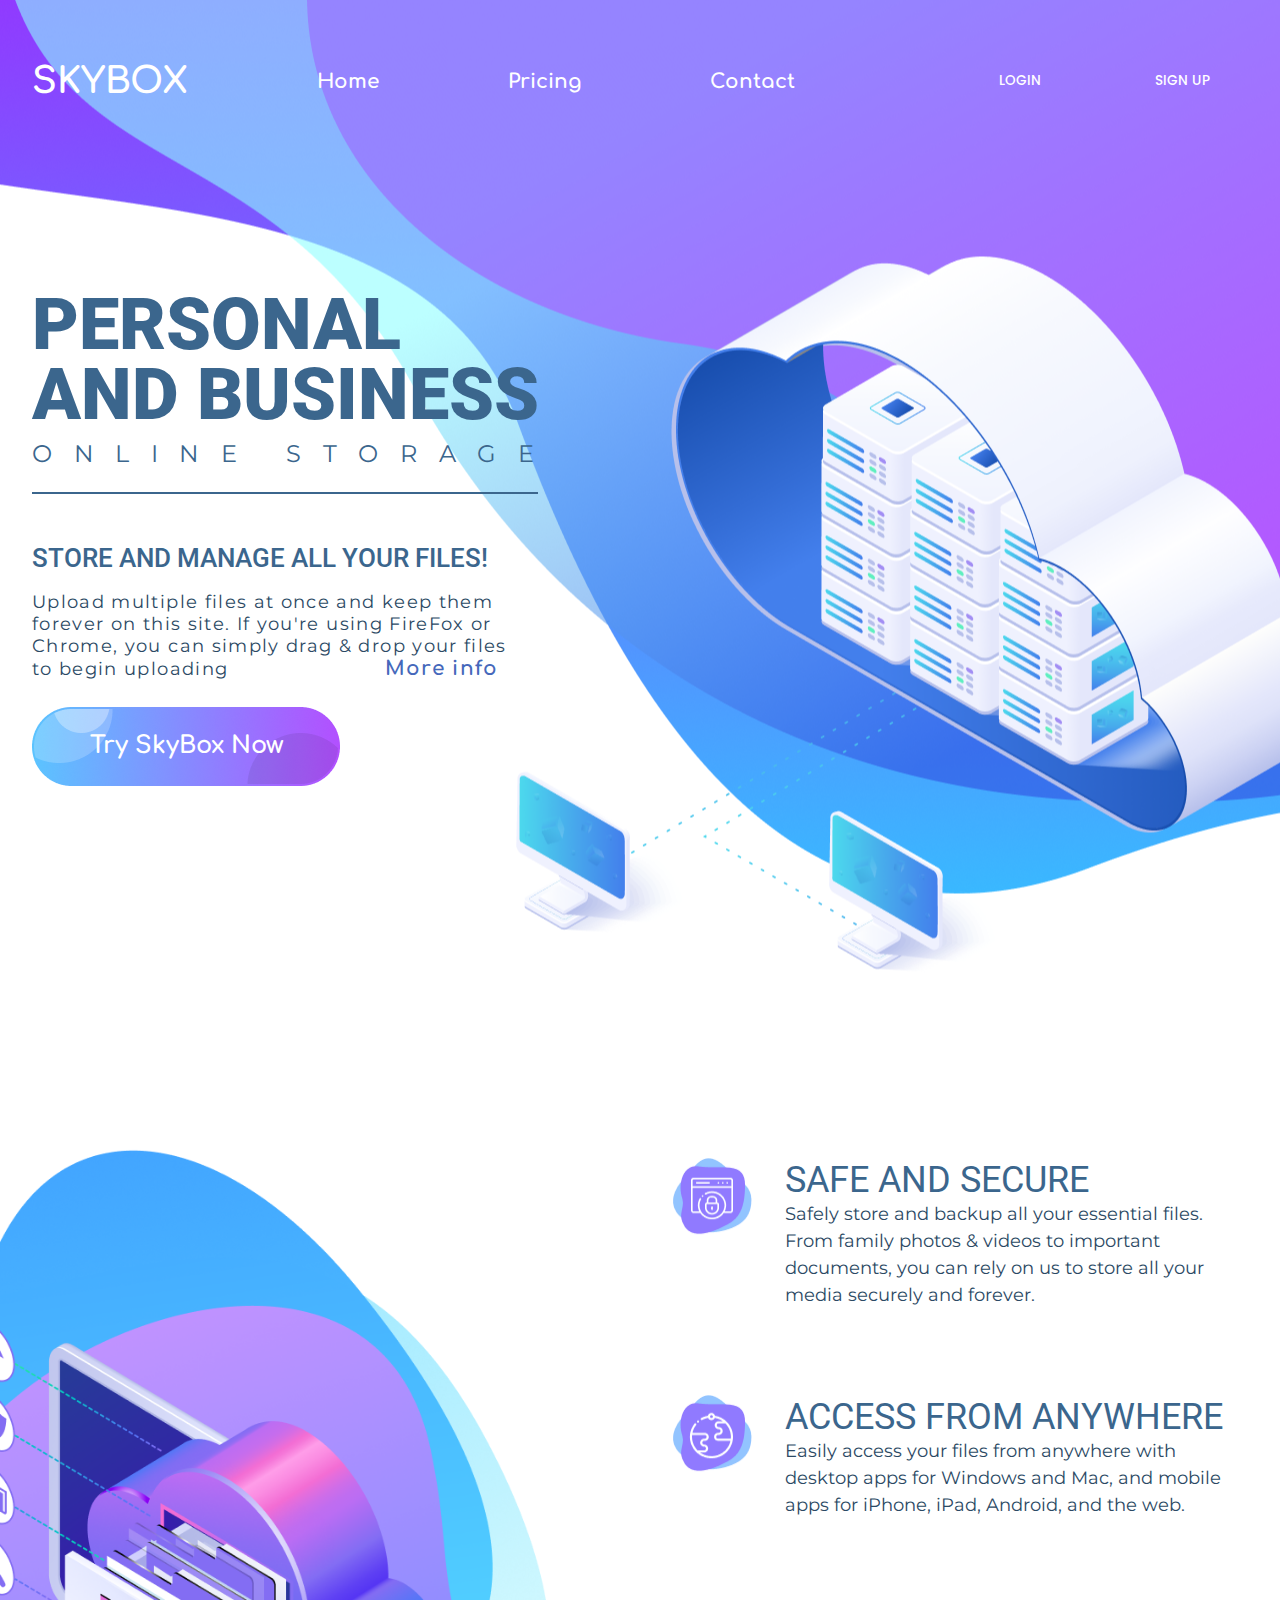
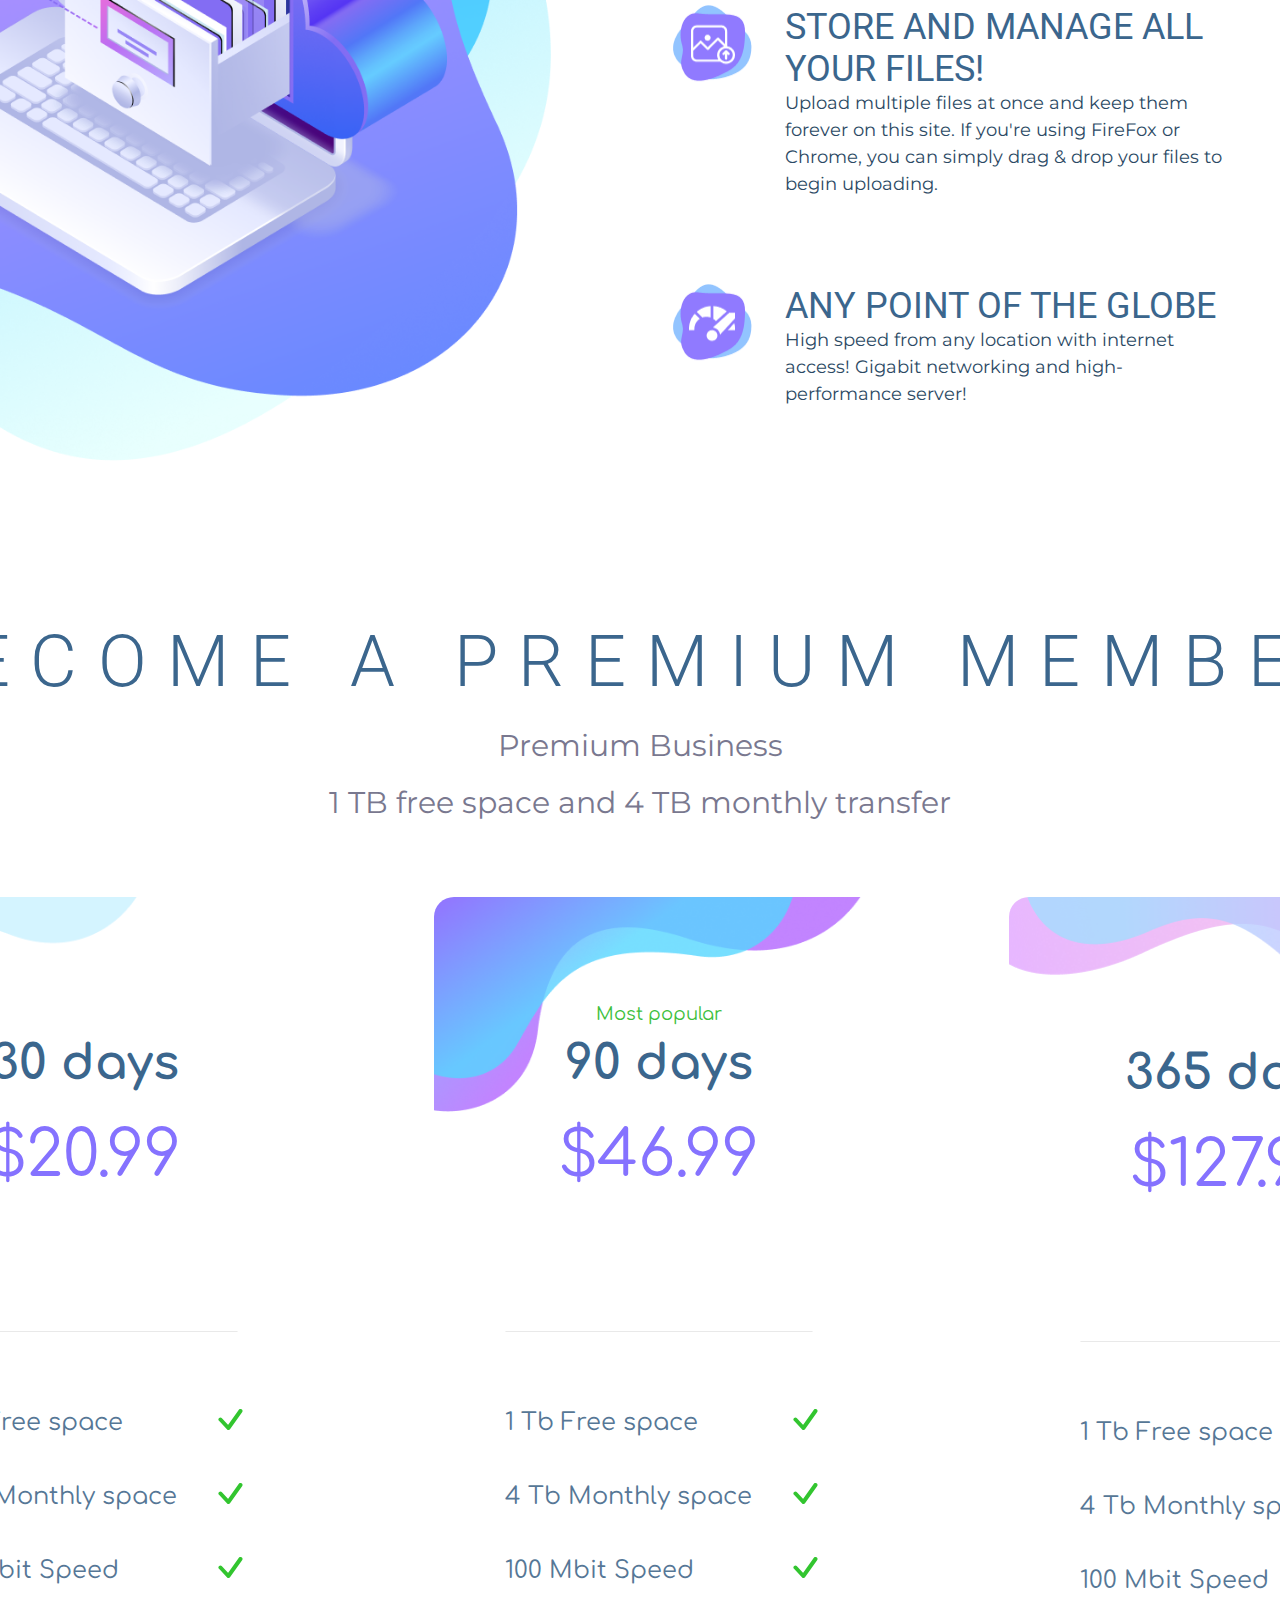
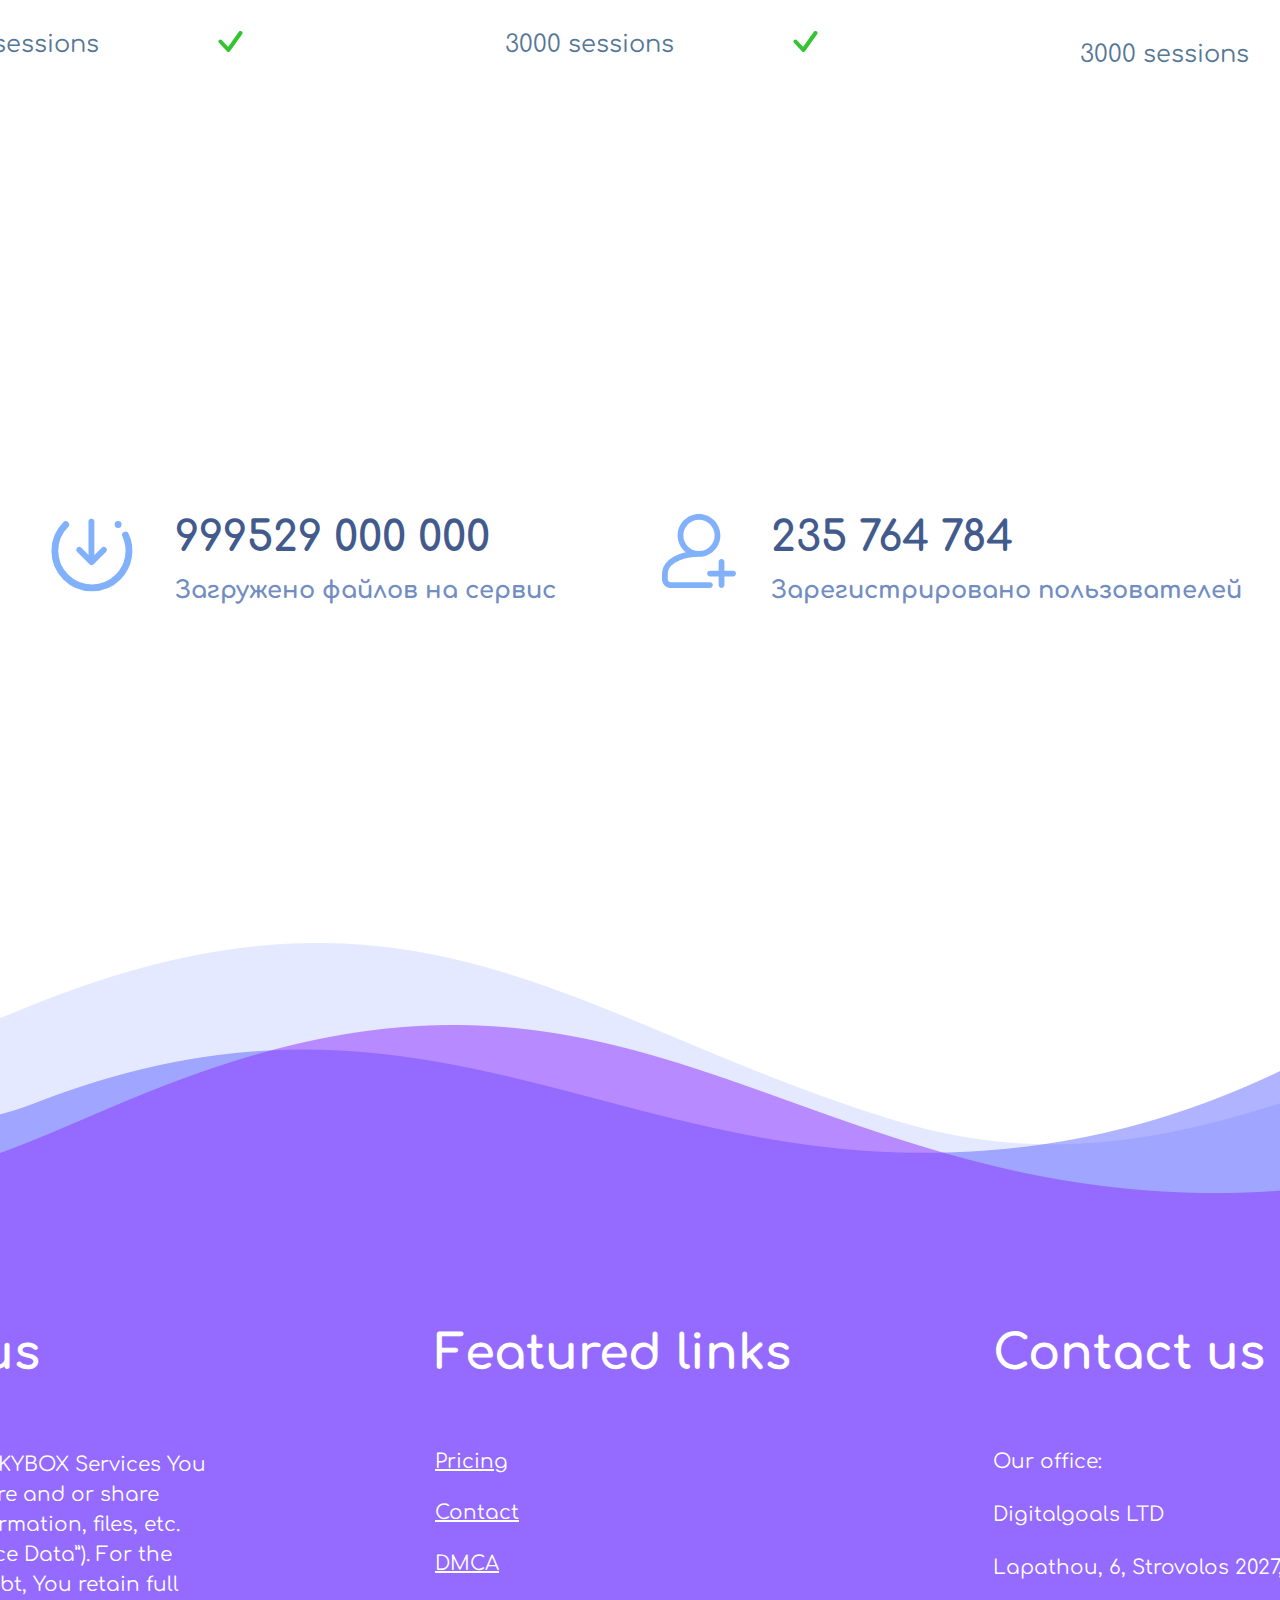
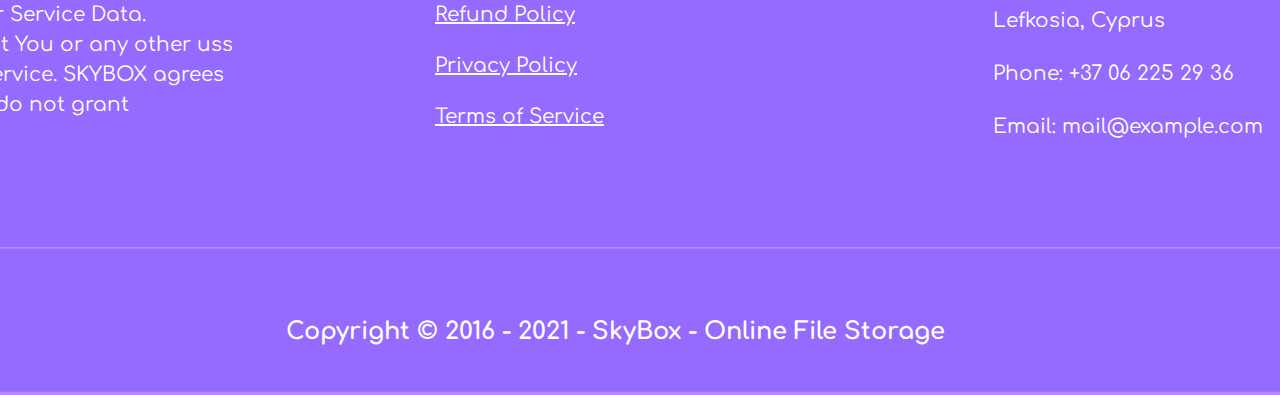
<file: index.html>
<!DOCTYPE html>
<html lang="en">
<head>
    <meta charset="UTF-8">
    <meta http-equiv="X-UA-Compatible" content="IE=edge">
    <meta name="viewport" content="width=device-width, initial-scale=1.0">
    <!-- Название сайта -->
    <title>SKY-cloud</title>
    <!-- Подключение файла стилей для настройки элементов -->
    <link rel="stylesheet" href="assets/css/style.css">
</head>
<!-- Тело сайта -->
<body class="IndexHTML">
    <!-- Первая секция сайта, разметка её элементов -->
    <section class="Sec1">
        <!-- Шапка сайта, разметка её элементов -->
        <header>
            <a href="index.html"><p class="LogoName">skybox</p></a>
            <a href="index.html">Home</a>
            <a href="Price.html">Pricing</a>
            <a href="Contact.html">Contact</a>
            <div>
                <a href="Login.html">login</a>
                <a href="Register.html">sign up</a>
            </div>
        </header>
        <!-- Контейнер первой секции сайта, разметка его элементов -->
        <div class="Sec1Div">
            <h2 class="Roboto">Personal and Business</h2>
            <p class="Mont" style="text-transform: uppercase; letter-spacing: 0.9em; color: #3B668D; font-weight: 400; font-size: 24px; margin-bottom: 12px;">Online storage</p>
            <img src="assets/images/index/LineSec1.png" alt="error">
            <p class="Roboto" style="text-transform: uppercase; color:#3B668D; font-size: 26px; font-weight: 500; line-height: 156%; margin-top: 40px; margin-bottom: 13px;">STORE AND MANAGE ALL YOUR Files!</p>
            <p class="Mont" style="width: 484px; font-size: 18px; color: #2b4964; font-weight: 400; letter-spacing: 0.075em; margin-bottom: 27px;">Upload multiple files at once and keep them forever on this site. If you're using FireFox or Chrome, you can simply drag & drop your files to begin uploading <a href="FAQ.html" style="margin-left: 150px; color: #4568bb; font-size: 20px; font-weight: 700;" class="Comfort MoreInfo">More info</a></p>
            <a href="Register.html" class="Button">Try SkyBox Now</a>
        </div>
    </section>
    <!-- Вторая секция сайта, разметка её элементов -->
    <section class="Sec2">
        <div class="Sec2Div">
            <img src="assets/images/index/Sec2Bg.png" alt="error" style="margin-left: 50px; width: 937px; height: 1028px;">
            <div>
                <div style="display: flex; margin-top: 40px;">
                    <img src="assets/images/index/SafeAndSecureIcon.png" alt="error">
                    <div>
                        <h4 style="text-transform: uppercase; font-size: 36px; color: #3B668D; font-weight: 400;" class="Roboto">SAFE AND SECURE</h4>
                        <p class="Mont" style="width: 421px;">Safely store and backup all your essential files. From family photos & videos to important documents, you can rely on us to store all your media securely and forever.</p>
                    </div>
                </div>
                <div style="display: flex;">
                    <img src="assets/images/index/AccessFromAnywhere.png" alt="error">
                    <div>
                        <h4 style="text-transform: uppercase; font-size: 36px; color: #3B668D; font-weight: 400;" class="Roboto">Access from anywhere</h4>
                        <p class="Mont" style="width: 438px;">Easily access your files from anywhere with desktop apps for Windows and Mac, and mobile apps for iPhone, iPad, Android, and the web.</p>
                    </div>
                </div>
                <div style="display: flex;">
                    <img src="assets/images/index/StoreAndManage.png" alt="error">
                    <div>
                        <h4 style="text-transform: uppercase; font-size: 36px; color: #3B668D; font-weight: 400;" class="Roboto">STORE AND MANAGE ALL YOUR FILES!</h4>
                        <p class="Mont" style="width: 438px;">Upload multiple files at once and keep them forever on this site. If you're using FireFox or Chrome, you can simply drag & drop your files to begin uploading.</p>
                    </div>
                </div>
                <div style="display: flex;">
                    <img src="assets/images/index/AnyPointGlobe.png" alt="error">
                    <div>
                        <h4 style="text-transform: uppercase; font-size: 36px; color: #3B668D; font-weight: 400;" class="Roboto">Any point of the globe</h4>
                        <p class="Mont" style="width: 396px;">High speed from any location with internet access! Gigabit networking and high-performance server!</p>
                    </div>
                </div>
            </div>
        </div>
    </section>
    <!-- Третья секция сайта, разметка её элементов -->
    <section class="Sec3">
        <div class="Sec3Div">
            <h2 style="text-transform: uppercase; color: #3B668D; font-size: 72px; font-weight: 300; letter-spacing: 0.285em;" class="Roboto">Become a PREMIUM MEMBER</h2>
            <p class="Mont FirstPSec3">Premium Business</p>
            <p class="Mont FirstPSec3">1 TB free space and 4 TB monthly transfer</p>
            <div class="RowSec3Div">
                <img src="assets/images/index/Sec3Bg.png" alt="error" style="margin-top: 50px; height: 854px;">
                <div style="width: 1600px; display: flex; justify-content: space-between; margin-left: -170px">
                    <div class="MemberShipFirstCard">
                        <img src="assets/images/index/FirstMembershipBg.png" alt="error" style="border-top-left-radius: 20px;" class="MemberShipTopFirst">
                        <h3 class="Comfort" style="font-size: 48px; font-weight: 700; color: #3B668D;">30 days</h3>
                        <h2 class="Comfort" style="color: #8572FF; font-size: 64px; font-weight: 400; margin-top: 30px;">$20.99</h2>
                        <img src="assets/images/index/SmallLineMembership.png" alt="error" style="width: 308px; height: 1px; align-self: center; margin: 117px 0 77px 0;">
                        <ul>
                            <li>1 Tb Free space</li>
                            <li>4 Tb Monthly space</li>
                            <li>100 Mbit Speed</li>
                            <li>3000 sessions</li>
                        </ul>
                        <a href="Register.html" class="Sec3Button">Sing Up</a>
                        <p class="MoneyBack">14-day money back guarantee</p>
                    </div>
                    <div class="MemberShipFirstCard">
                        <img src="assets/images/index/SecondMembershipBg.png" alt="error" style="border-top-left-radius: 20px;" class="MemberShipTopFirst MemberShipTopSecond">
                        <p class="Comfort" style="color: #40bf3d; font-size: 18px; font-weight: 400; margin-bottom: 13px; margin-top: -140px;">Most popular</p>
                        <h3 class="Comfort" style="font-size: 48px; font-weight: 700; color: #3B668D;">90 days</h3>
                        <h2 class="Comfort" style="color: #8572FF; font-size: 64px; font-weight: 400; margin-top: 30px;">$46.99</h2>
                        <img src="assets/images/index/SmallLineMembership.png" alt="error" style="width: 308px; height: 1px; align-self: center; margin: 117px 0 77px 0;">
                        <ul>
                            <li>1 Tb Free space</li>
                            <li>4 Tb Monthly space</li>
                            <li>100 Mbit Speed</li>
                            <li>3000 sessions</li>
                        </ul>
                        <a href="Register.html" class="Sec3Button">Sing Up</a>
                        <p class="MoneyBack">14-day money back guarantee</p>
                    </div>
                    <div class="MemberShipThirdCard">
                        <img src="assets/images/index/ThirdMembershipBg.png" alt="error" style="border-top-left-radius: 20px;" class="MemberShipTopThird">
                        <h3 class="Comfort" style="font-size: 48px; font-weight: 700; color: #3B668D; margin-top: -200px;">365 days</h3>
                        <h2 class="Comfort" style="color: #8572FF; font-size: 64px; font-weight: 400; margin-top: 30px;">$127.99</h2>
                        <img src="assets/images/index/SmallLineMembership.png" alt="error" style="width: 308px; height: 1px; align-self: center; margin: 117px 0 77px 0;">
                        <ul>
                            <li>1 Tb Free space</li>
                            <li>4 Tb Monthly space</li>
                            <li>100 Mbit Speed</li>
                            <li>3000 sessions</li>
                        </ul>
                        <a href="Register.html" class="Sec3Button">Sing Up</a>
                        <p class="MoneyBack">14-day money back guarantee</p>
                    </div>
                </div>
            </div>
        </div>
    </section>
    <!-- Четвёртая секция сайта, разметка её элементов -->
    <section class="Sec4">
        <div class="Sec4Div">
            <div style="display: flex;">
                <div class="Icons">
                    <img src="assets/images/index/IconDownloaded.svg" alt="error" class="IconDownloaded">
                    <div>
                        <h3>999529 000 000</h3>
                        <p>Загружено файлов на сервис</p>
                    </div>
                </div>
                <div class="Icons">
                    <img src="assets/images/index/RegisteredUsers.svg" alt="error" class="Registered">
                    <div>
                        <h3>235 764 784</h3>
                        <p>Зарегистрировано пользователей</p>
                    </div>
                </div>
            </div>
        </div>
    </section>
    <!-- Подвал сайта, разметка его элементов -->
    <footer>
        <div class="ThreeFootersH2">
            <div>
                <h2 class="FooterH2">About us</h2>
                <p class="WhenUseSkyBox">When using the SKYBOX Services You may transmit, store and or share certain data, information, files, etc. (altogether “Service Data”). For the avoidance of doubt, You retain full ownership of Your Service Data. SKYBOX doea that You or any other uss while using the Service. SKYBOX agrees that these Terms do not grant</p>
            </div>
            <ul>
                <!-- Навигация по сайту в подвале -->
                <li class="FooterH2">Featured links</li>
                <li><a href="Price.html">Pricing</a></li>
                <li><a href="Contact.html">Contact</a></li>
                <li><a href="#">DMCA</a></li>
                <li><a href="#">Refund Policy</a></li>
                <li><a href="#">Privacy Policy</a></li>
                <li><a href="#">Terms of Service</a></li>
            </ul>
            <div class="ContactUsFooter">
                <h2 class="FooterH2">Contact us</h2>
                <p>Our office:</p>
                <p>Digitalgoals LTD</p> 
                <p>Lapathou, 6, Strovolos 2027,</p> 
                <p>Lefkosia, Cyprus</p>
                <p>Phone: +37 06 225 29 36</p>
                <p>Email: mail@example.com</p> 
            </div>
        </div>
        <img src="assets/images/index/FooterLine.png" alt="error">
        <p class="Copyright">Copyright © 2016 - 2021 - SkyBox - Online File Storage</p>
    </footer>
</body>
</html>
</file>
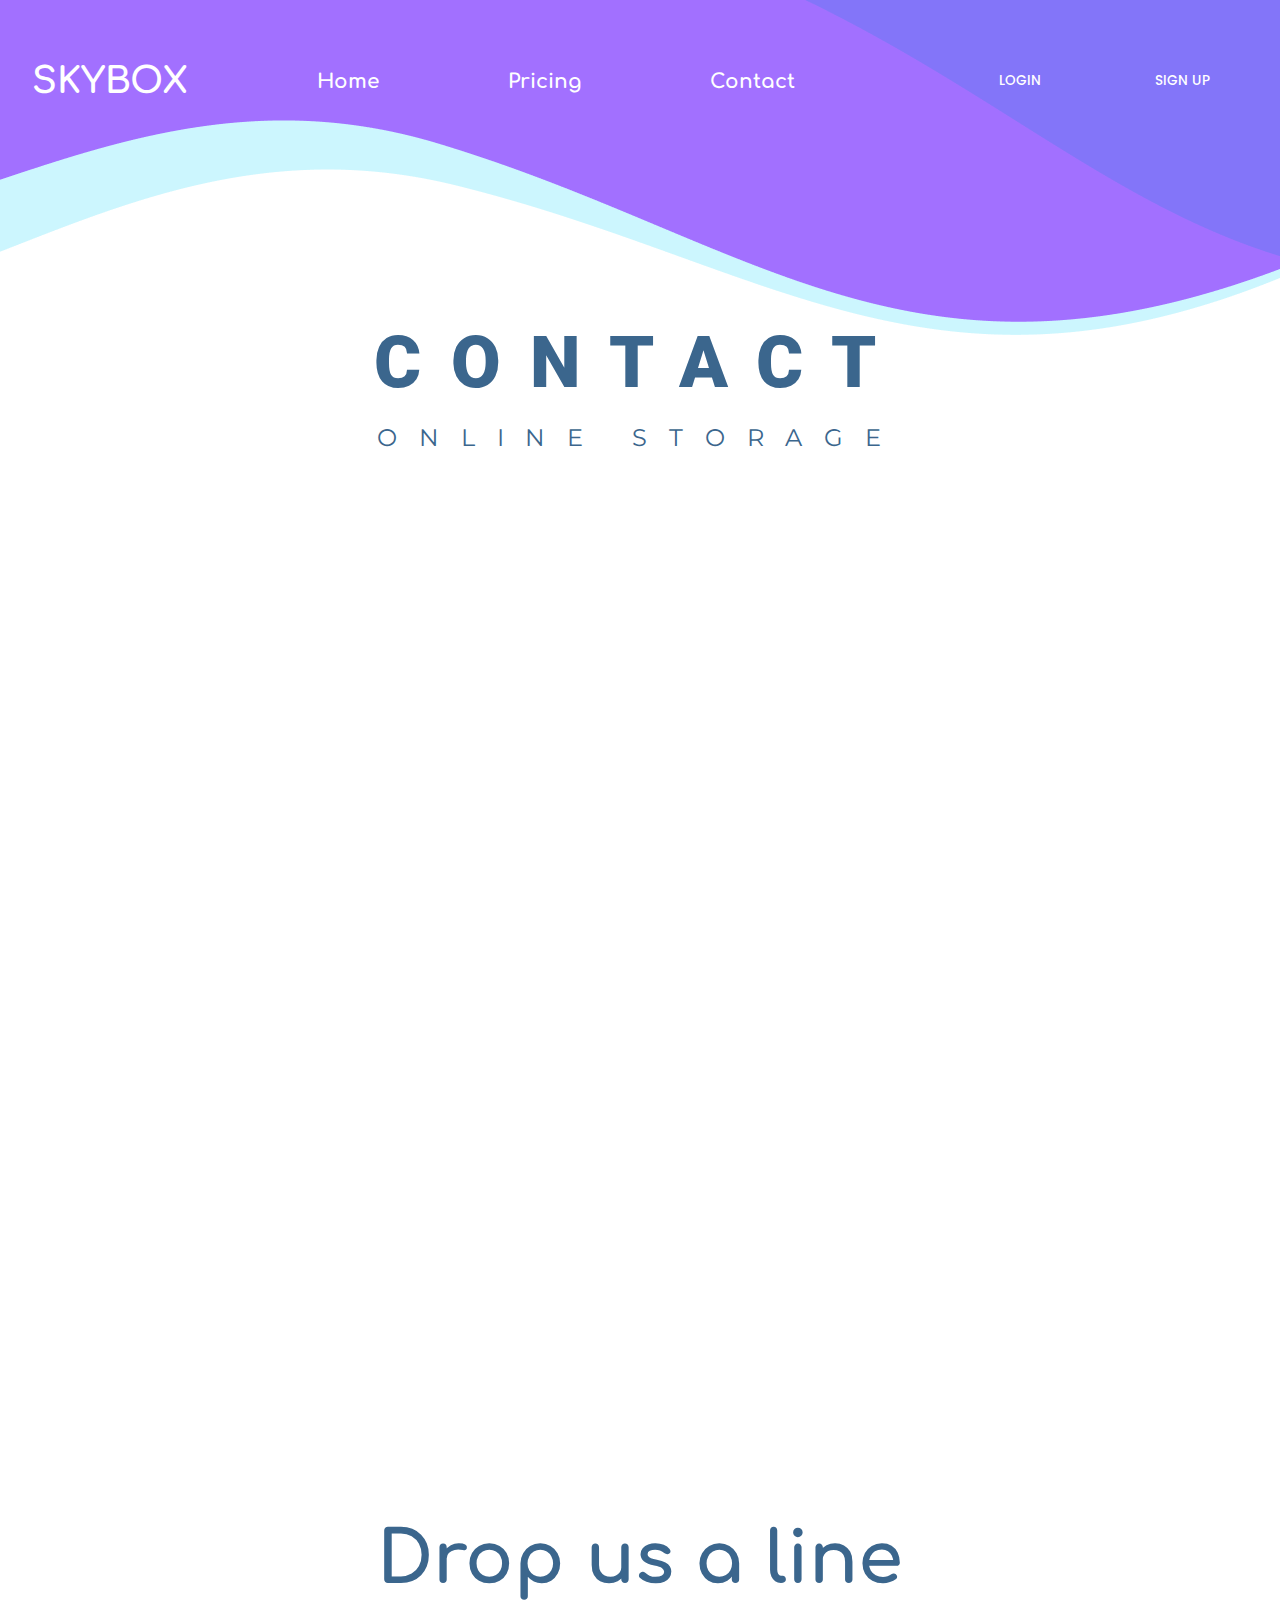
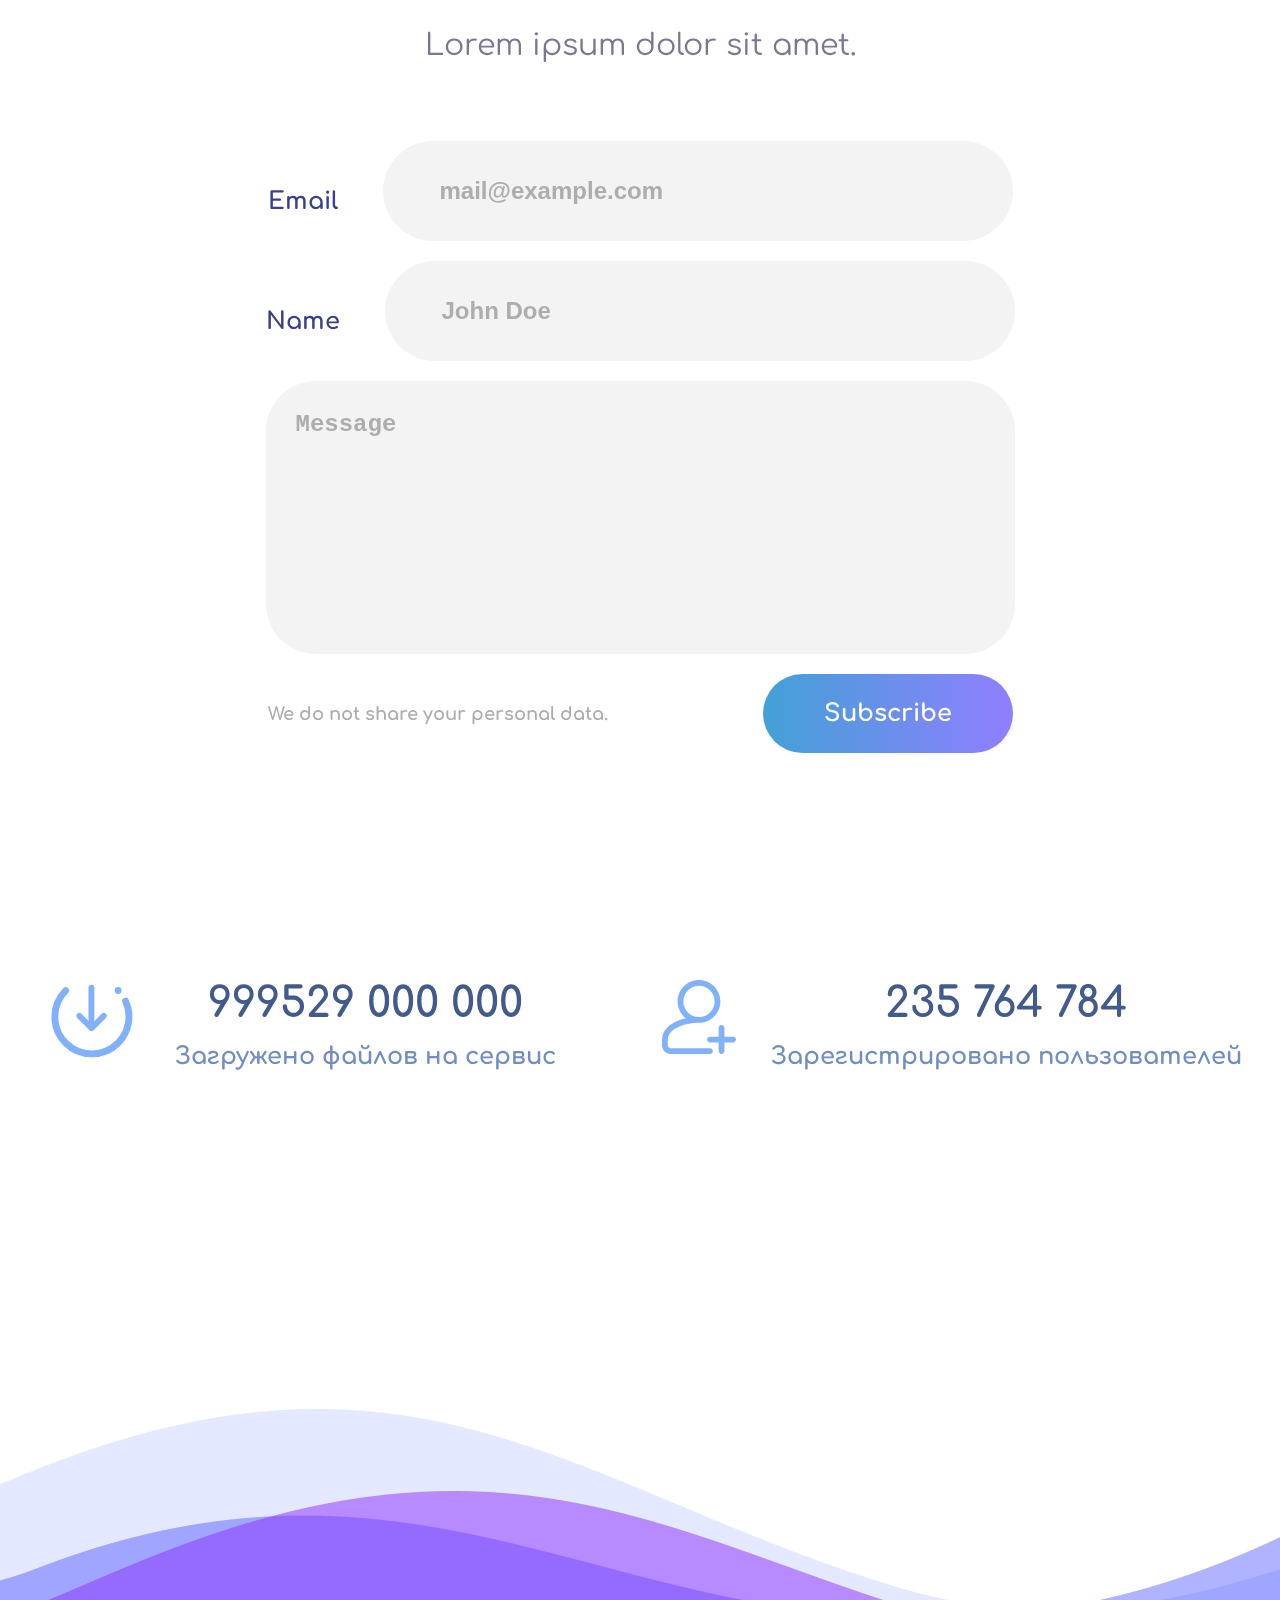
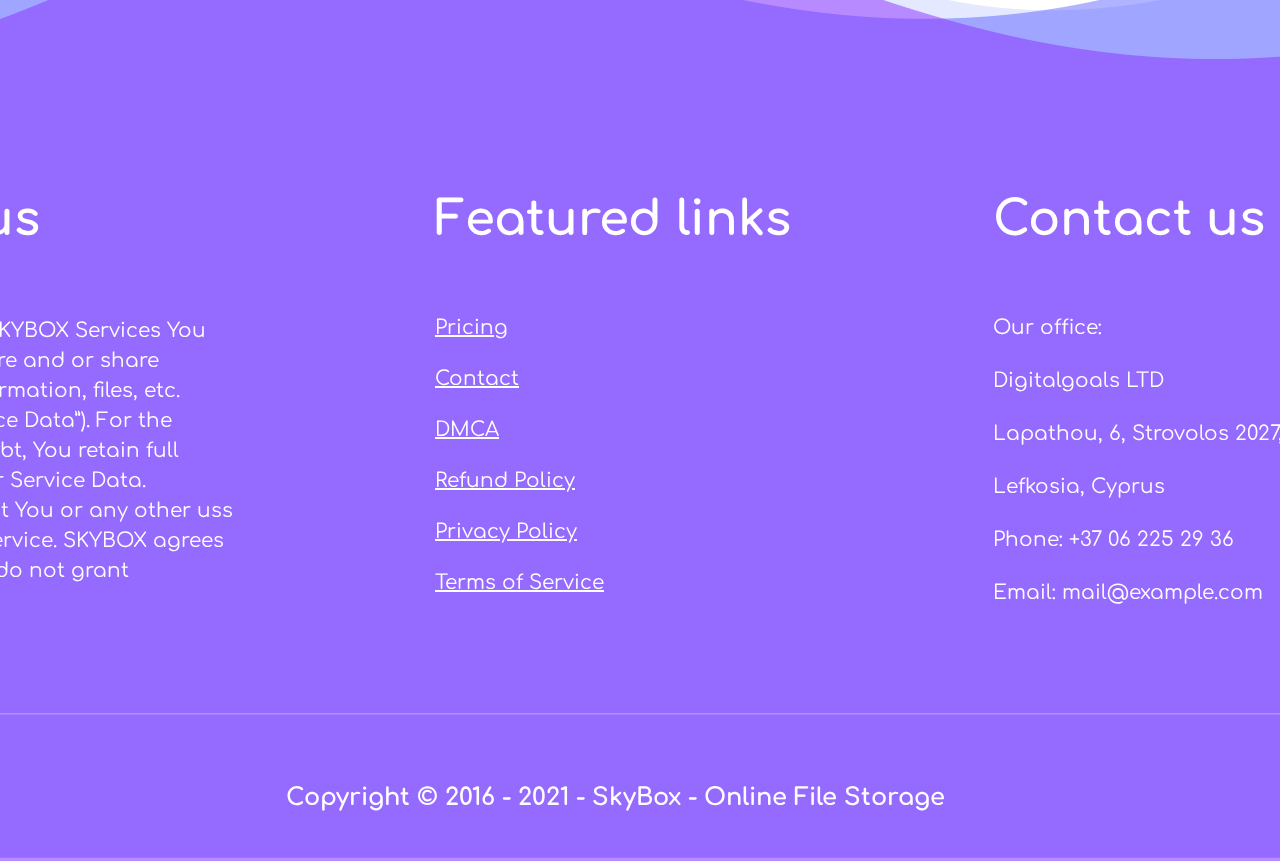
<file: Contact.html>
<!DOCTYPE html>
<html lang="en">
<head>
    <meta charset="UTF-8">
    <meta http-equiv="X-UA-Compatible" content="IE=edge">
    <meta name="viewport" content="width=device-width, initial-scale=1.0">
    <!-- Название сайта -->
    <title>SKY-cloud</title>
    <!-- Подключение файла стилей для настройки элементов -->
    <link rel="stylesheet" href="assets/css/style.css">
</head>
<!-- Тело сайта -->
<body class="ContactHTML ModalBody">
    <!-- Первая секция сайта, разметка её элементов -->
    <section class="Sec1">
        <!-- Шапка сайта, разметка её элементов -->
        <header>
            <div class="HeaderDiv">
                <a href="index.html"><p class="LogoName">skybox</p></a>
                <a href="index.html">Home</a>
                <a href="Price.html">Pricing</a>
                <a href="Contact.html">Contact</a>
                <div>
                    <a href="Login.html">login</a>
                    <a href="Register.html">sign up</a>
                </div>
            </div>
        </header>
        <!-- Контейнер первой секции сайта, разметка его элементов -->
        <div class="Sec1Div">
            <h2>Contact</h2>
            <p>Online storage</p>
            <iframe src="https://www.google.com/maps/embed?pb=!1m18!1m12!1m3!1d2252.559807315096!2d51.79394541551187!3d55.62707480914987!2m3!1f0!2f0!3f0!3m2!1i1024!2i768!4f13.1!3m3!1m2!1s0x415f93726cd900db%3A0x6466deefbe381af3!2z0J3QuNC20L3QtdC60LDQvNGB0LrQuNC5INC40L3QtNGD0YHRgtGA0LjQsNC70YzQvdGL0Lkg0YLQtdGF0L3QuNC60YPQvA!5e0!3m2!1sru!2sru!4v1649683879315!5m2!1sru!2sru" width="1920" height="838" style="border:0;" allowfullscreen="" loading="lazy" referrerpolicy="no-referrer-when-downgrade"></iframe>
        </div>
    </section>
    <!-- Вторая секция сайта, разметка её элементов -->
    <section class="Sec2">
        <div class="Sec2Div">
            <h2 class="DropUsAline">Drop us a line</h2>
            <p class="Sec2Lorem">Lorem ipsum dolor sit amet.</p>
            <div>
                <p class="BeforeInputP">Email</p>
                <input type="email" required placeholder="mail@example.com" class="EmailContactHtml">
            </div>
            <div>
                <p class="BeforeInputP">Name</p>
                <input type="text" required placeholder="John Doe" class="NameContactHtml">
            </div>
            <textarea cols="30" rows="10" placeholder="Message"></textarea>
            <div>
                <p class="WeDont">We do not share your personal data.</p>
                <a href="#">Subscribe</a>
            </div>
        </div>
    </section>
    <!-- Третья секция сайта, разметка её элементов -->
    <section class="Sec4">
        <div class="Sec4Div">
            <div style="display: flex;">
                <div class="Icons">
                    <img src="assets/images/index/IconDownloaded.svg" alt="error" class="IconDownloaded">
                    <div>
                        <h3>999529 000 000</h3>
                        <p>Загружено файлов на сервис</p>
                    </div>
                </div>
                <div class="Icons">
                    <img src="assets/images/index/RegisteredUsers.svg" alt="error" class="Registered">
                    <div>
                        <h3>235 764 784</h3>
                        <p>Зарегистрировано пользователей</p>
                    </div>
                </div>
            </div>
        </div>
    </section>
    <!-- Подвал сайта, разметка его элементов -->
    <footer>
        <div class="ThreeFootersH2">
            <div>
                <h2 class="FooterH2">About us</h2>
                <p class="WhenUseSkyBox">When using the SKYBOX Services You may transmit, store and or share certain data, information, files, etc. (altogether “Service Data”). For the avoidance of doubt, You retain full ownership of Your Service Data. SKYBOX doea that You or any other uss while using the Service. SKYBOX agrees that these Terms do not grant</p>
            </div>
            <ul>
                <!-- Навигация по сайту в подвале, разметка её элементов -->
                <li class="FooterH2">Featured links</li>
                <li><a href="Price.html">Pricing</a></li>
                <li><a href="Contact.html">Contact</a></li>
                <li><a href="#">DMCA</a></li>
                <li><a href="#">Refund Policy</a></li>
                <li><a href="#">Privacy Policy</a></li>
                <li><a href="#">Terms of Service</a></li>
            </ul>
            <div class="ContactUsFooter">
                <h2 class="FooterH2">Contact us</h2>
                <p>Our office:</p>
                <p>Digitalgoals LTD</p> 
                <p>Lapathou, 6, Strovolos 2027,</p> 
                <p>Lefkosia, Cyprus</p>
                <p>Phone: +37 06 225 29 36</p>
                <p>Email: mail@example.com</p> 
            </div>
        </div>
        <img src="assets/images/index/FooterLine.png" alt="error">
        <p class="Copyright">Copyright © 2016 - 2021 - SkyBox - Online File Storage</p>
    </footer>
</body>
</html>
</file>
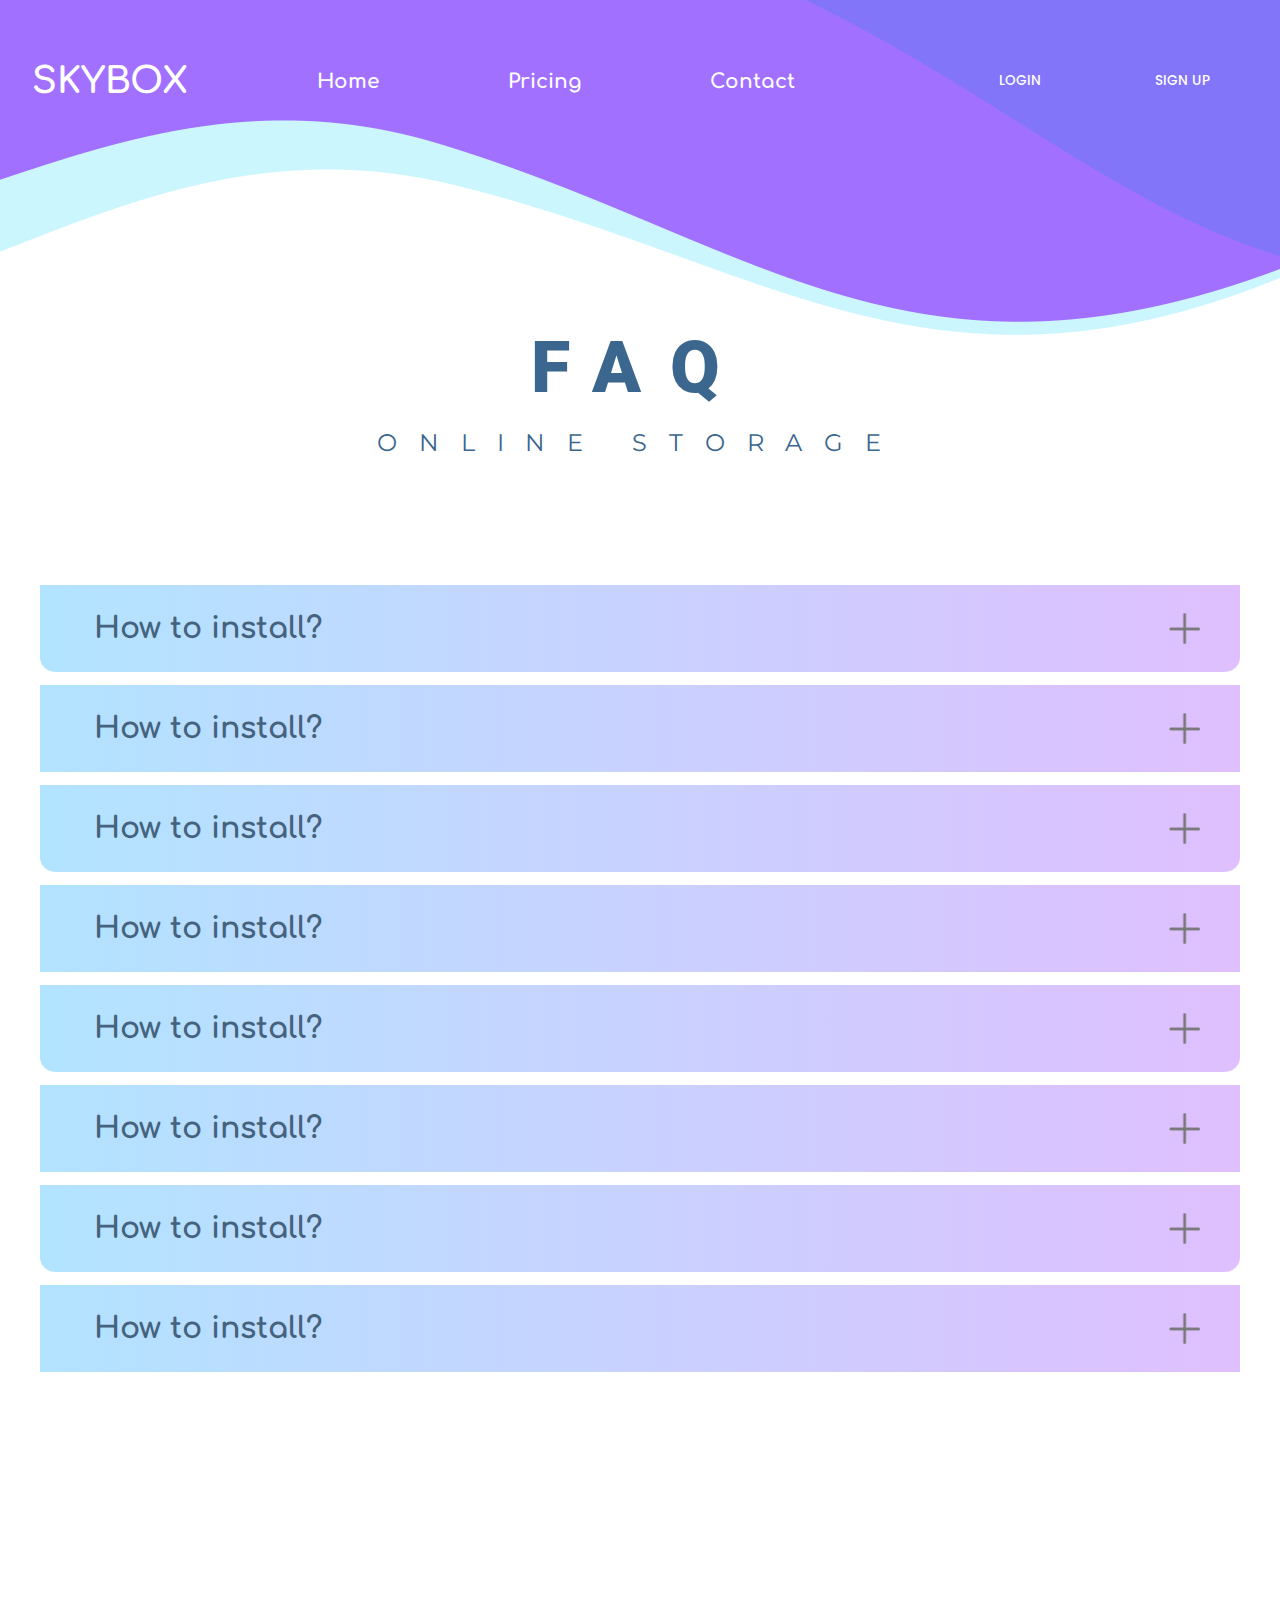
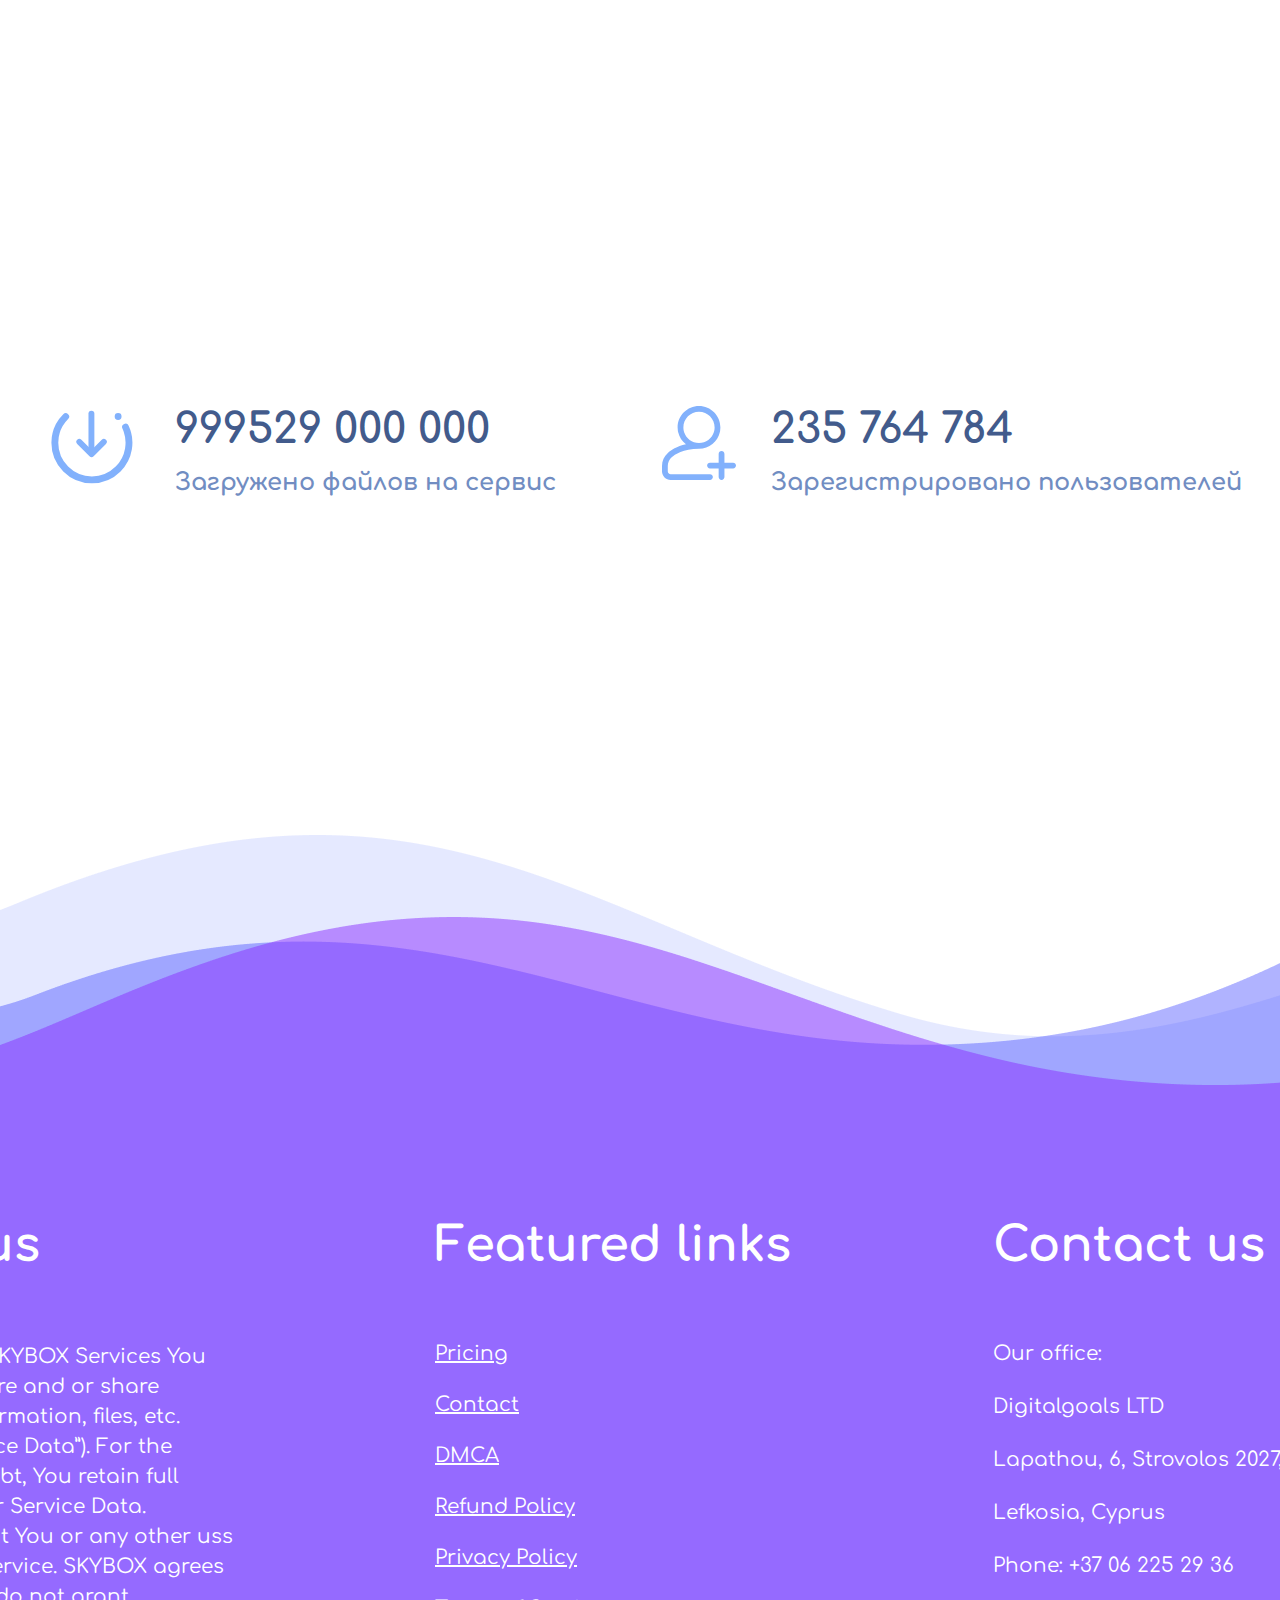
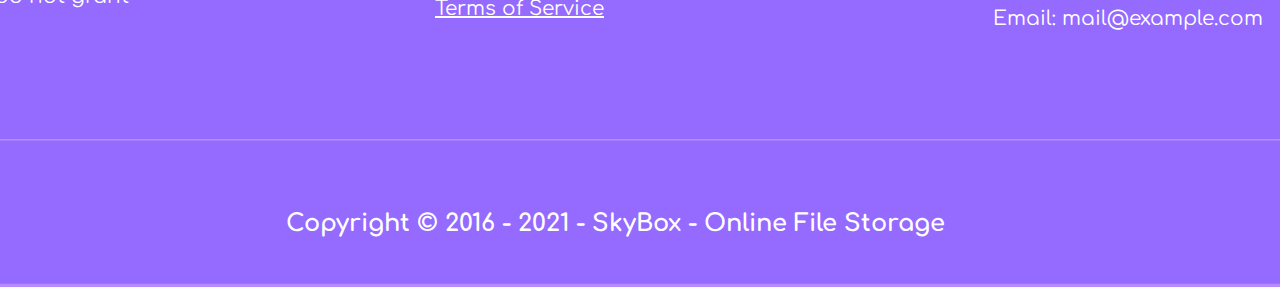
<file: FAQ.html>
<!DOCTYPE html>
<html lang="en">
<head>
    <meta charset="UTF-8">
    <meta http-equiv="X-UA-Compatible" content="IE=edge">
    <meta name="viewport" content="width=device-width, initial-scale=1.0">
    <!-- Название сайта -->
    <title>SKY-cloud</title>
    <!-- Подключение файла стилей для редактирования элементов -->
    <link rel="stylesheet" href="assets/css/style.css">
</head>
<!-- Тело сайта, разметка её элементов -->
<body class="FAQHTML ModalBody">
    <!-- Первая секция сайта, разметка её элементов -->
    <section class="Sec1">
        <!-- Шапка сайта, разметка её элементов -->
        <header>
            <div class="HeaderDiv">
                <a href="index.html"><p class="LogoName">skybox</p></a>
                <a href="index.html">Home</a>
                <a href="Price.html">Pricing</a>
                <a href="Contact.html">Contact</a>
                <div>
                    <a href="Login.html">login</a>
                    <a href="Register.html">sign up</a>
                </div>
            </div>
        </header>
        <!-- Контейнер первой секции сайта, разметка его элементов -->
        <div class="Sec1Div">
            <h2>FAQ</h2>
            <p class="Mont FirstPSec3">Online storage</p>
            <div class="AllTheQuestion">
                <div class="DivWithMinus B2E4">
                    <h5>How to install?</h5>
                    <div class="PlusMinusDiv"></div>
                </div>
                <p class="Answer">Orci nibh faucibus nunc aliquet diam. Neque quis dignissim ipsum eget sed massa feugiat sit nibh. Pretium eget morbi tincidunt justo, mattis tincidunt facilisis lorem. Commodo, sit enim, amet fringilla in proin purus. Et odio arcu libero at sed quam tempor, neque. Scelerisque arcu vel vehicula eget posuere. Sed urna velit aliquam in pharetra. Tempus libero elit ac hac et morbi. Sed viverra vel adipiscing mauris, congue tincidunt integer. Sed gravida in cursus pellentesque odio.</p>
            </div>
            <div class="AllTheQuestion">
                <div class="DivWithMinus B2E3">
                    <h5>How to install?</h5>
                    <div class="PlusMinusDiv"></div>
                </div>
                <p class="Answer">Orci nibh faucibus nunc aliquet diam. Neque quis dignissim ipsum eget sed massa feugiat sit nibh. Pretium eget morbi tincidunt justo, mattis tincidunt facilisis lorem. Commodo, sit enim, amet fringilla in proin purus. Et odio arcu libero at sed quam tempor, neque. Scelerisque arcu vel vehicula eget posuere. Sed urna velit aliquam in pharetra. Tempus libero elit ac hac et morbi. Sed viverra vel adipiscing mauris, congue tincidunt integer. Sed gravida in cursus pellentesque odio.</p>
            </div>
            <div class="AllTheQuestion">
                <div class="DivWithMinus B2E4">
                    <h5>How to install?</h5>
                    <div class="PlusMinusDiv"></div>
                </div>
                <p class="Answer">Orci nibh faucibus nunc aliquet diam. Neque quis dignissim ipsum eget sed massa feugiat sit nibh. Pretium eget morbi tincidunt justo, mattis tincidunt facilisis lorem. Commodo, sit enim, amet fringilla in proin purus. Et odio arcu libero at sed quam tempor, neque. Scelerisque arcu vel vehicula eget posuere. Sed urna velit aliquam in pharetra. Tempus libero elit ac hac et morbi. Sed viverra vel adipiscing mauris, congue tincidunt integer. Sed gravida in cursus pellentesque odio.</p>
            </div>
            <div class="AllTheQuestion">
                <div class="DivWithMinus B2E3">
                    <h5>How to install?</h5>
                    <div class="PlusMinusDiv"></div>
                </div>
                <p class="Answer">Orci nibh faucibus nunc aliquet diam. Neque quis dignissim ipsum eget sed massa feugiat sit nibh. Pretium eget morbi tincidunt justo, mattis tincidunt facilisis lorem. Commodo, sit enim, amet fringilla in proin purus. Et odio arcu libero at sed quam tempor, neque. Scelerisque arcu vel vehicula eget posuere. Sed urna velit aliquam in pharetra. Tempus libero elit ac hac et morbi. Sed viverra vel adipiscing mauris, congue tincidunt integer. Sed gravida in cursus pellentesque odio.</p>
            </div>
            <div class="AllTheQuestion">
                <div class="DivWithMinus B2E4">
                    <h5>How to install?</h5>
                    <div class="PlusMinusDiv"></div>
                </div>
                <p class="Answer">Orci nibh faucibus nunc aliquet diam. Neque quis dignissim ipsum eget sed massa feugiat sit nibh. Pretium eget morbi tincidunt justo, mattis tincidunt facilisis lorem. Commodo, sit enim, amet fringilla in proin purus. Et odio arcu libero at sed quam tempor, neque. Scelerisque arcu vel vehicula eget posuere. Sed urna velit aliquam in pharetra. Tempus libero elit ac hac et morbi. Sed viverra vel adipiscing mauris, congue tincidunt integer. Sed gravida in cursus pellentesque odio.</p>
            </div>
            <div class="AllTheQuestion">
                <div class="DivWithMinus B2E3">
                    <h5>How to install?</h5>
                    <div class="PlusMinusDiv"></div>
                </div>
                <p class="Answer">Orci nibh faucibus nunc aliquet diam. Neque quis dignissim ipsum eget sed massa feugiat sit nibh. Pretium eget morbi tincidunt justo, mattis tincidunt facilisis lorem. Commodo, sit enim, amet fringilla in proin purus. Et odio arcu libero at sed quam tempor, neque. Scelerisque arcu vel vehicula eget posuere. Sed urna velit aliquam in pharetra. Tempus libero elit ac hac et morbi. Sed viverra vel adipiscing mauris, congue tincidunt integer. Sed gravida in cursus pellentesque odio.</p>
            </div>
            <div class="AllTheQuestion">
                <div class="DivWithMinus B2E4">
                    <h5>How to install?</h5>
                    <div class="PlusMinusDiv"></div>
                </div>
                <p class="Answer">Orci nibh faucibus nunc aliquet diam. Neque quis dignissim ipsum eget sed massa feugiat sit nibh. Pretium eget morbi tincidunt justo, mattis tincidunt facilisis lorem. Commodo, sit enim, amet fringilla in proin purus. Et odio arcu libero at sed quam tempor, neque. Scelerisque arcu vel vehicula eget posuere. Sed urna velit aliquam in pharetra. Tempus libero elit ac hac et morbi. Sed viverra vel adipiscing mauris, congue tincidunt integer. Sed gravida in cursus pellentesque odio.</p>
            </div>
            <div class="AllTheQuestion">
                <div class="DivWithMinus B2E3">
                    <h5>How to install?</h5>
                    <div class="PlusMinusDiv"></div>
                </div>
                <p class="Answer">Orci nibh faucibus nunc aliquet diam. Neque quis dignissim ipsum eget sed massa feugiat sit nibh. Pretium eget morbi tincidunt justo, mattis tincidunt facilisis lorem. Commodo, sit enim, amet fringilla in proin purus. Et odio arcu libero at sed quam tempor, neque. Scelerisque arcu vel vehicula eget posuere. Sed urna velit aliquam in pharetra. Tempus libero elit ac hac et morbi. Sed viverra vel adipiscing mauris, congue tincidunt integer. Sed gravida in cursus pellentesque odio.</p>
            </div>
        </div>
    </section>
    <!-- Вторая секция сайта, разметка её элементов -->
    <section class="Sec4">
        <div class="Sec4Div">
            <div style="display: flex;">
                <div class="Icons">
                    <img src="assets/images/index/IconDownloaded.svg" alt="error" class="IconDownloaded">
                    <div>
                        <h3>999529 000 000</h3>
                        <p>Загружено файлов на сервис</p>
                    </div>
                </div>
                <div class="Icons">
                    <img src="assets/images/index/RegisteredUsers.svg" alt="error" class="Registered">
                    <div>
                        <h3>235 764 784</h3>
                        <p>Зарегистрировано пользователей</p>
                    </div>
                </div>
            </div>
        </div>
    </section>
    <!-- Подвал сайта, разметка его элементов -->
    <footer>
        <div class="ThreeFootersH2">
            <div>
                <h2 class="FooterH2">About us</h2>
                <p class="WhenUseSkyBox">When using the SKYBOX Services You may transmit, store and or share certain data, information, files, etc. (altogether “Service Data”). For the avoidance of doubt, You retain full ownership of Your Service Data. SKYBOX doea that You or any other uss while using the Service. SKYBOX agrees that these Terms do not grant</p>
            </div>
            <ul>
                <!-- Навигация по сайту в подвале -->
                <li class="FooterH2">Featured links</li>
                <li><a href="Price.html">Pricing</a></li>
                <li><a href="Contact.html">Contact</a></li>
                <li><a href="#">DMCA</a></li>
                <li><a href="#">Refund Policy</a></li>
                <li><a href="#">Privacy Policy</a></li>
                <li><a href="#">Terms of Service</a></li>
            </ul>
            <div class="ContactUsFooter">
                <h2 class="FooterH2">Contact us</h2>
                <p>Our office:</p>
                <p>Digitalgoals LTD</p> 
                <p>Lapathou, 6, Strovolos 2027,</p> 
                <p>Lefkosia, Cyprus</p>
                <p>Phone: +37 06 225 29 36</p>
                <p>Email: mail@example.com</p> 
            </div>
        </div>
        <img src="assets/images/index/FooterLine.png" alt="error">
        <p class="Copyright">Copyright © 2016 - 2021 - SkyBox - Online File Storage</p>
    </footer>
</body>
</html>
</file>
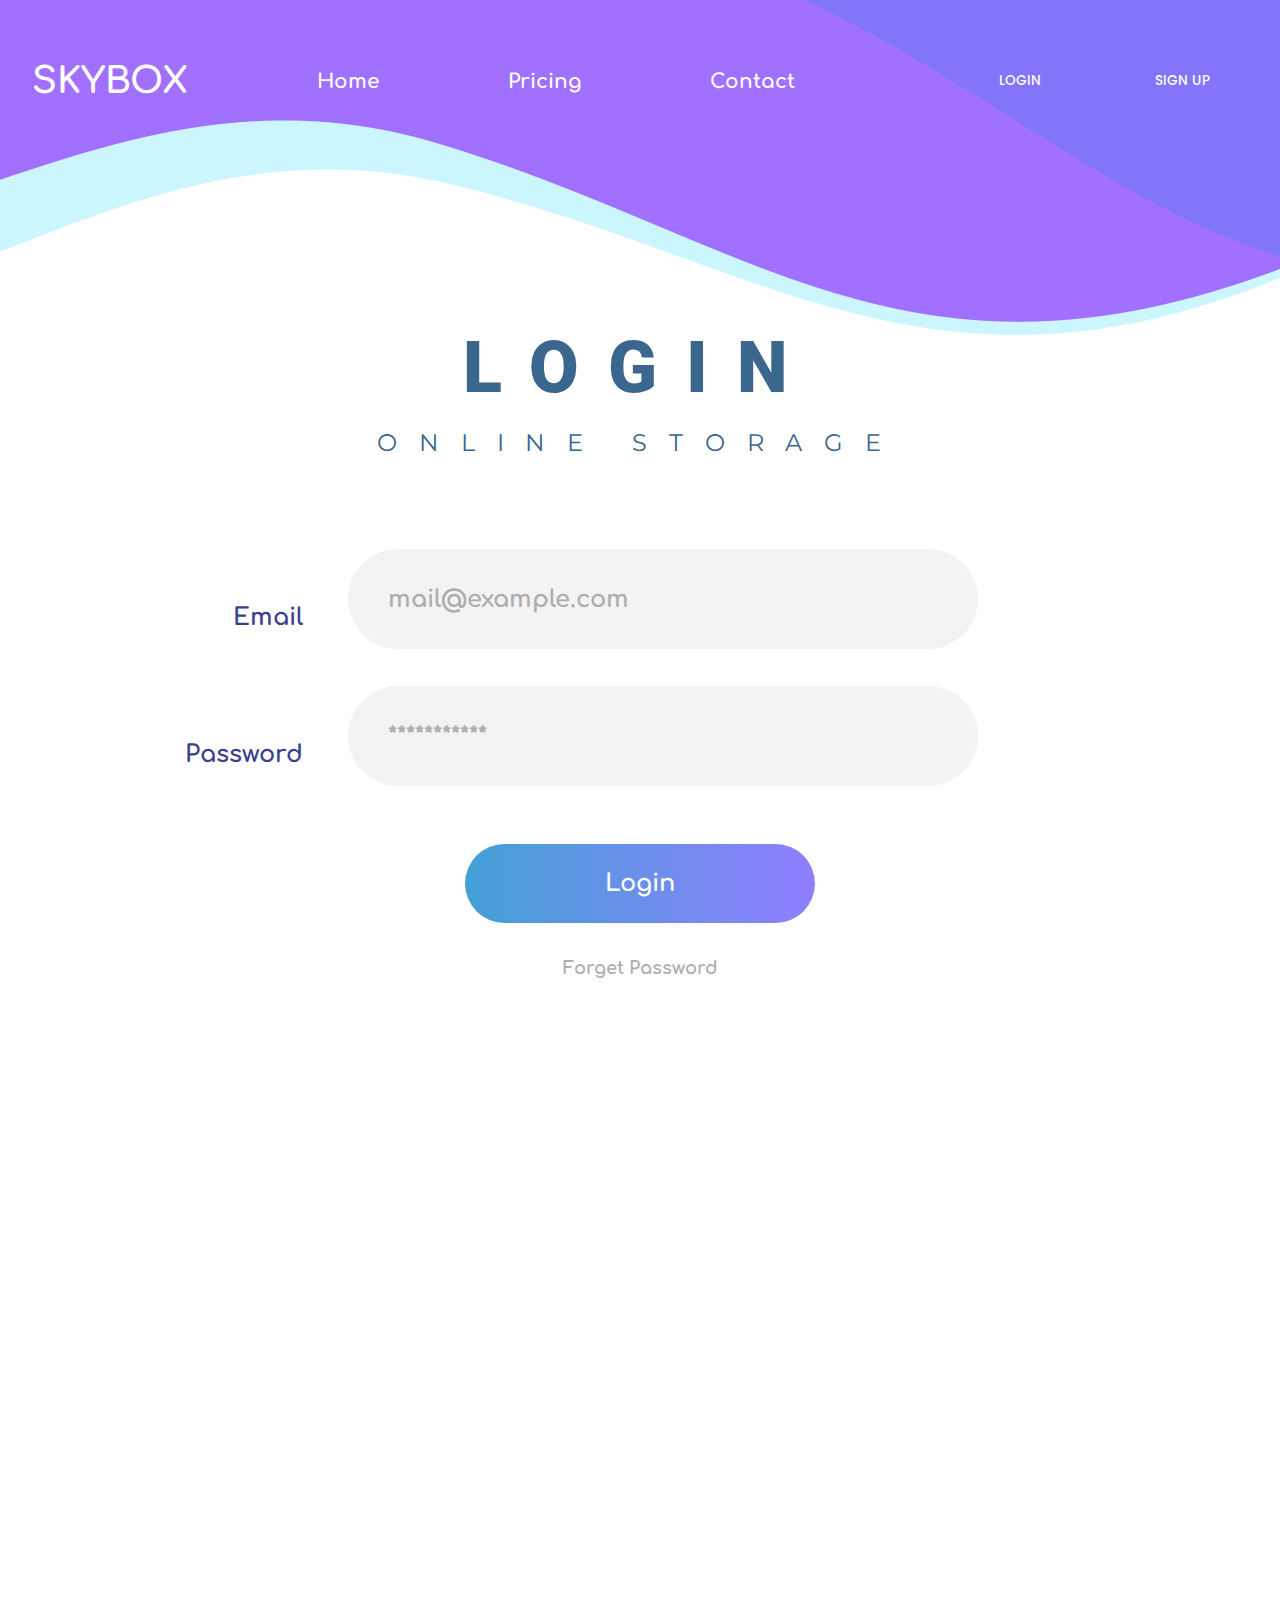
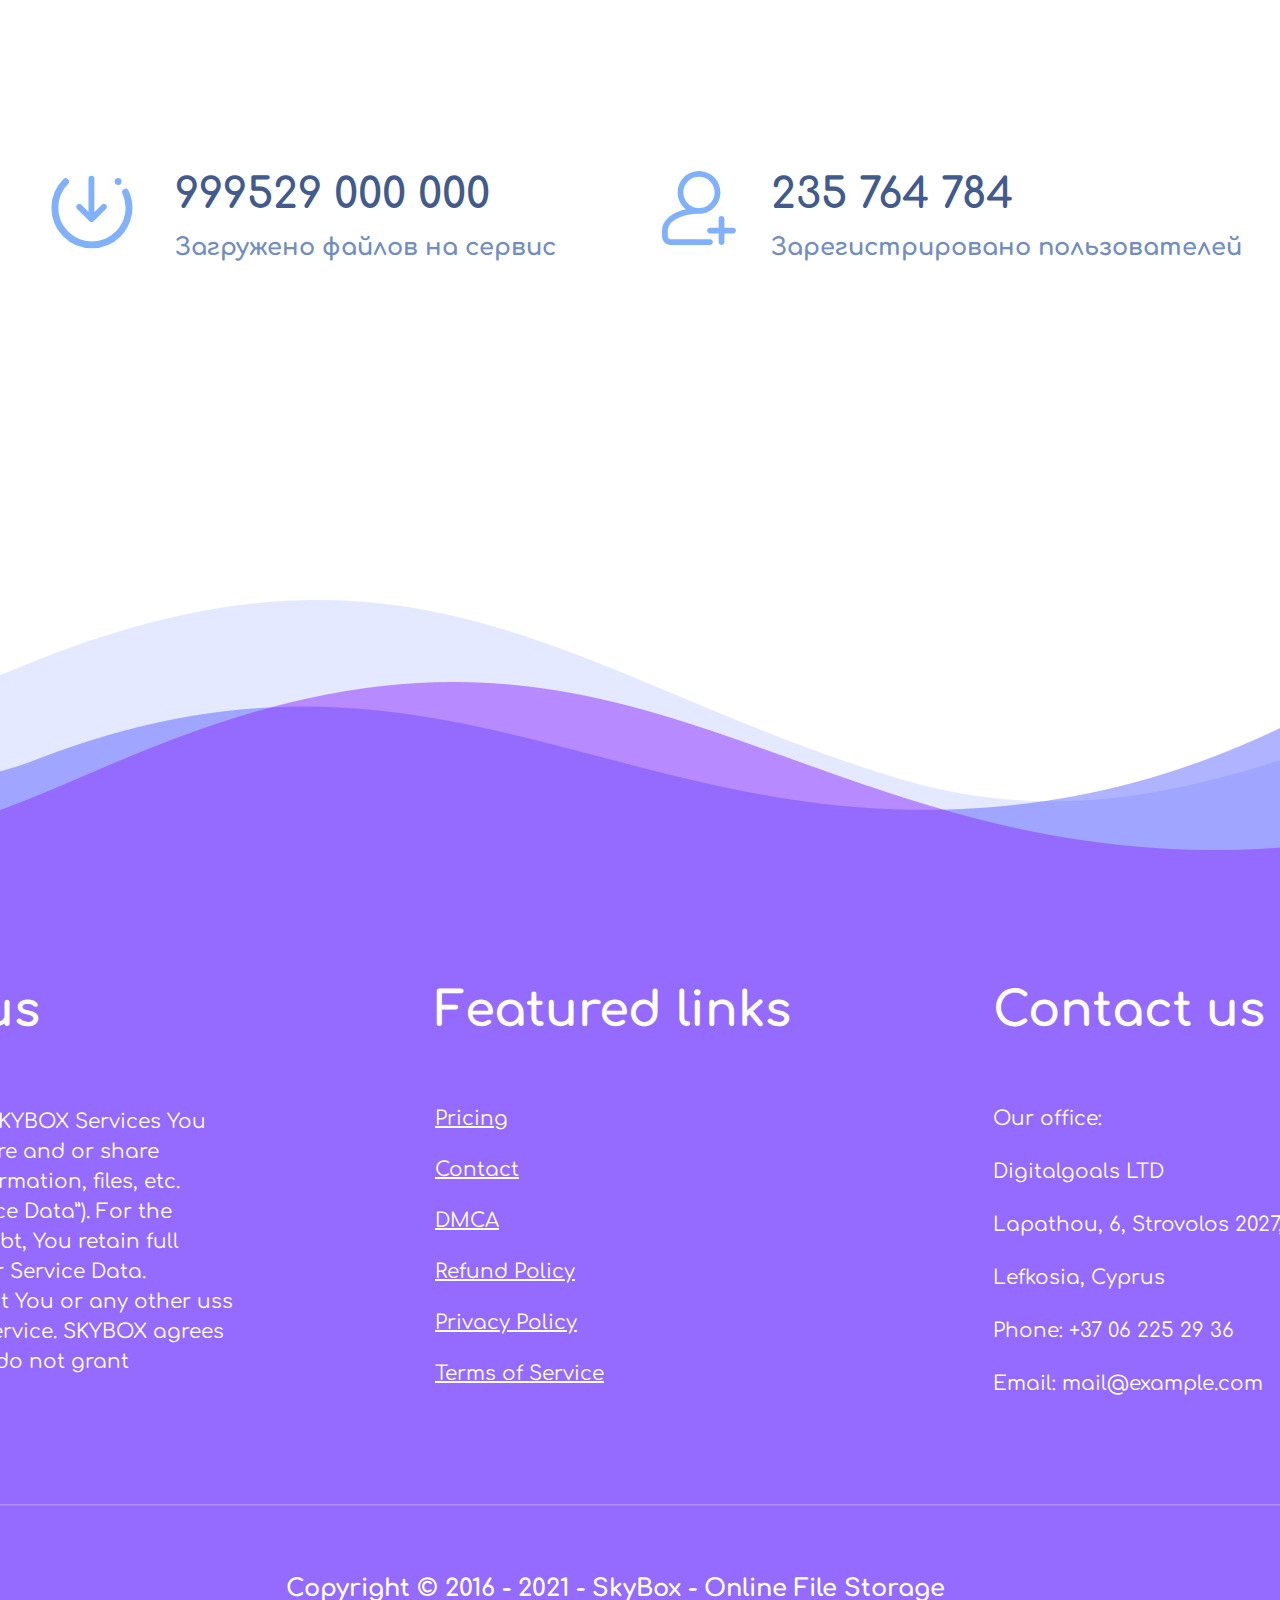
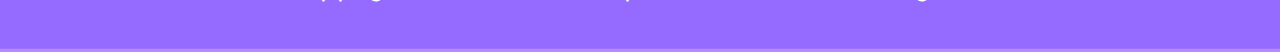
<file: Login.html>
<!DOCTYPE html>
<html lang="en">
<head>
    <meta charset="UTF-8">
    <meta http-equiv="X-UA-Compatible" content="IE=edge">
    <meta name="viewport" content="width=device-width, initial-scale=1.0">
    <!-- Название сайта -->
    <title>SKY-cloud</title>
    <!-- Подключение файла стилей для редактирования элементов -->
    <link rel="stylesheet" href="assets/css/style.css">
</head>
<!-- Тело сайта, разметка её элементов -->
<body class="LoginHTML ModalBody">
    <!-- Первая секция сайта, разметка её элементов -->
    <section class="Sec1">
        <!-- Шапка сайта, разметка её элементов -->
        <header>
            <div class="HeaderDiv">
                <a href="index.html"><p class="LogoName">skybox</p></a>
                <a href="index.html">Home</a>
                <a href="Price.html">Pricing</a>
                <a href="Contact.html">Contact</a>
                <div>
                    <a href="Login.html">login</a>
                    <a href="Register.html">sign up</a>
                </div>
            </div>
        </header>
        <!-- Контейнер первой секции сайта, разметка его элементов -->
        <div class="Sec1Div">
            <h2>Login</h2>
            <p class="Mont FirstPSec3">online storage</p>
            <div>
                <p>Email</p>
                <input type="email" required placeholder="mail@example.com">
            </div>
            <div>
                <p>Password</p>
                <input type="password" required placeholder="***********">
            </div>
            <a href="Profile.html" class="LoginButton">Login</a>
            <a href="#" class="ForgetPassword">Forget Password</a>
        </div>
    </section>
    <!-- Вторая секция сайта, разметка её элементов -->
    <section class="Sec4">
        <div class="Sec4Div">
            <div style="display: flex;">
                <div class="Icons">
                    <img src="assets/images/index/IconDownloaded.svg" alt="error" class="IconDownloaded">
                    <div>
                        <h3>999529 000 000</h3>
                        <p>Загружено файлов на сервис</p>
                    </div>
                </div>
                <div class="Icons">
                    <img src="assets/images/index/RegisteredUsers.svg" alt="error" class="Registered">
                    <div>
                        <h3>235 764 784</h3>
                        <p>Зарегистрировано пользователей</p>
                    </div>
                </div>
            </div>
        </div>
    </section>
    <!-- Подвал сайта, разметка его элементов -->
    <footer>
        <div class="ThreeFootersH2">
            <div>
                <h2 class="FooterH2">About us</h2>
                <p class="WhenUseSkyBox">When using the SKYBOX Services You may transmit, store and or share certain data, information, files, etc. (altogether “Service Data”). For the avoidance of doubt, You retain full ownership of Your Service Data. SKYBOX doea that You or any other uss while using the Service. SKYBOX agrees that these Terms do not grant</p>
            </div>
            <ul>
                <!-- Навигация в подвале сайта -->
                <li class="FooterH2">Featured links</li>
                <li><a href="Price.html">Pricing</a></li>
                <li><a href="Contact.html">Contact</a></li>
                <li><a href="#">DMCA</a></li>
                <li><a href="#">Refund Policy</a></li>
                <li><a href="#">Privacy Policy</a></li>
                <li><a href="#">Terms of Service</a></li>
            </ul>
            <div class="ContactUsFooter">
                <h2 class="FooterH2">Contact us</h2>
                <p>Our office:</p>
                <p>Digitalgoals LTD</p> 
                <p>Lapathou, 6, Strovolos 2027,</p> 
                <p>Lefkosia, Cyprus</p>
                <p>Phone: +37 06 225 29 36</p>
                <p>Email: mail@example.com</p> 
            </div>
        </div>
        <img src="assets/images/index/FooterLine.png" alt="error">
        <p class="Copyright">Copyright © 2016 - 2021 - SkyBox - Online File Storage</p>
    </footer>
</body>
</html>
</file>
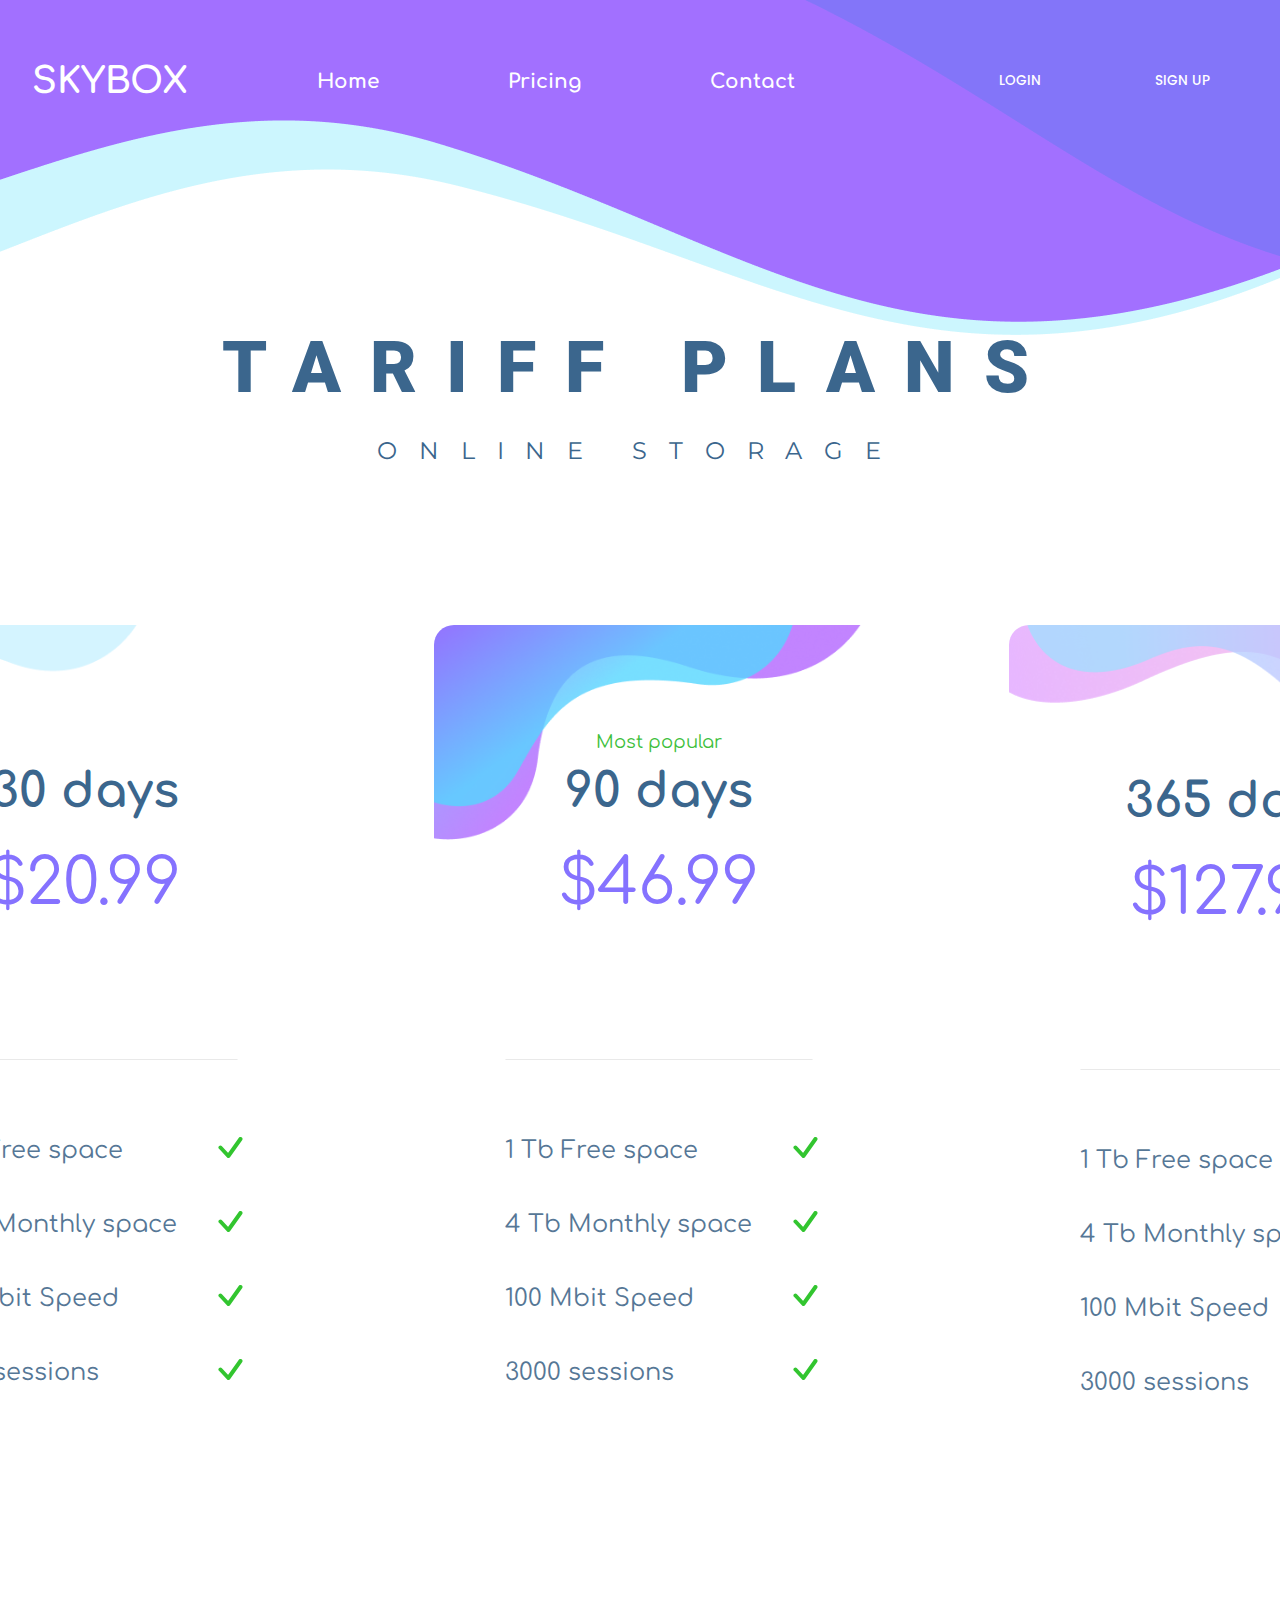
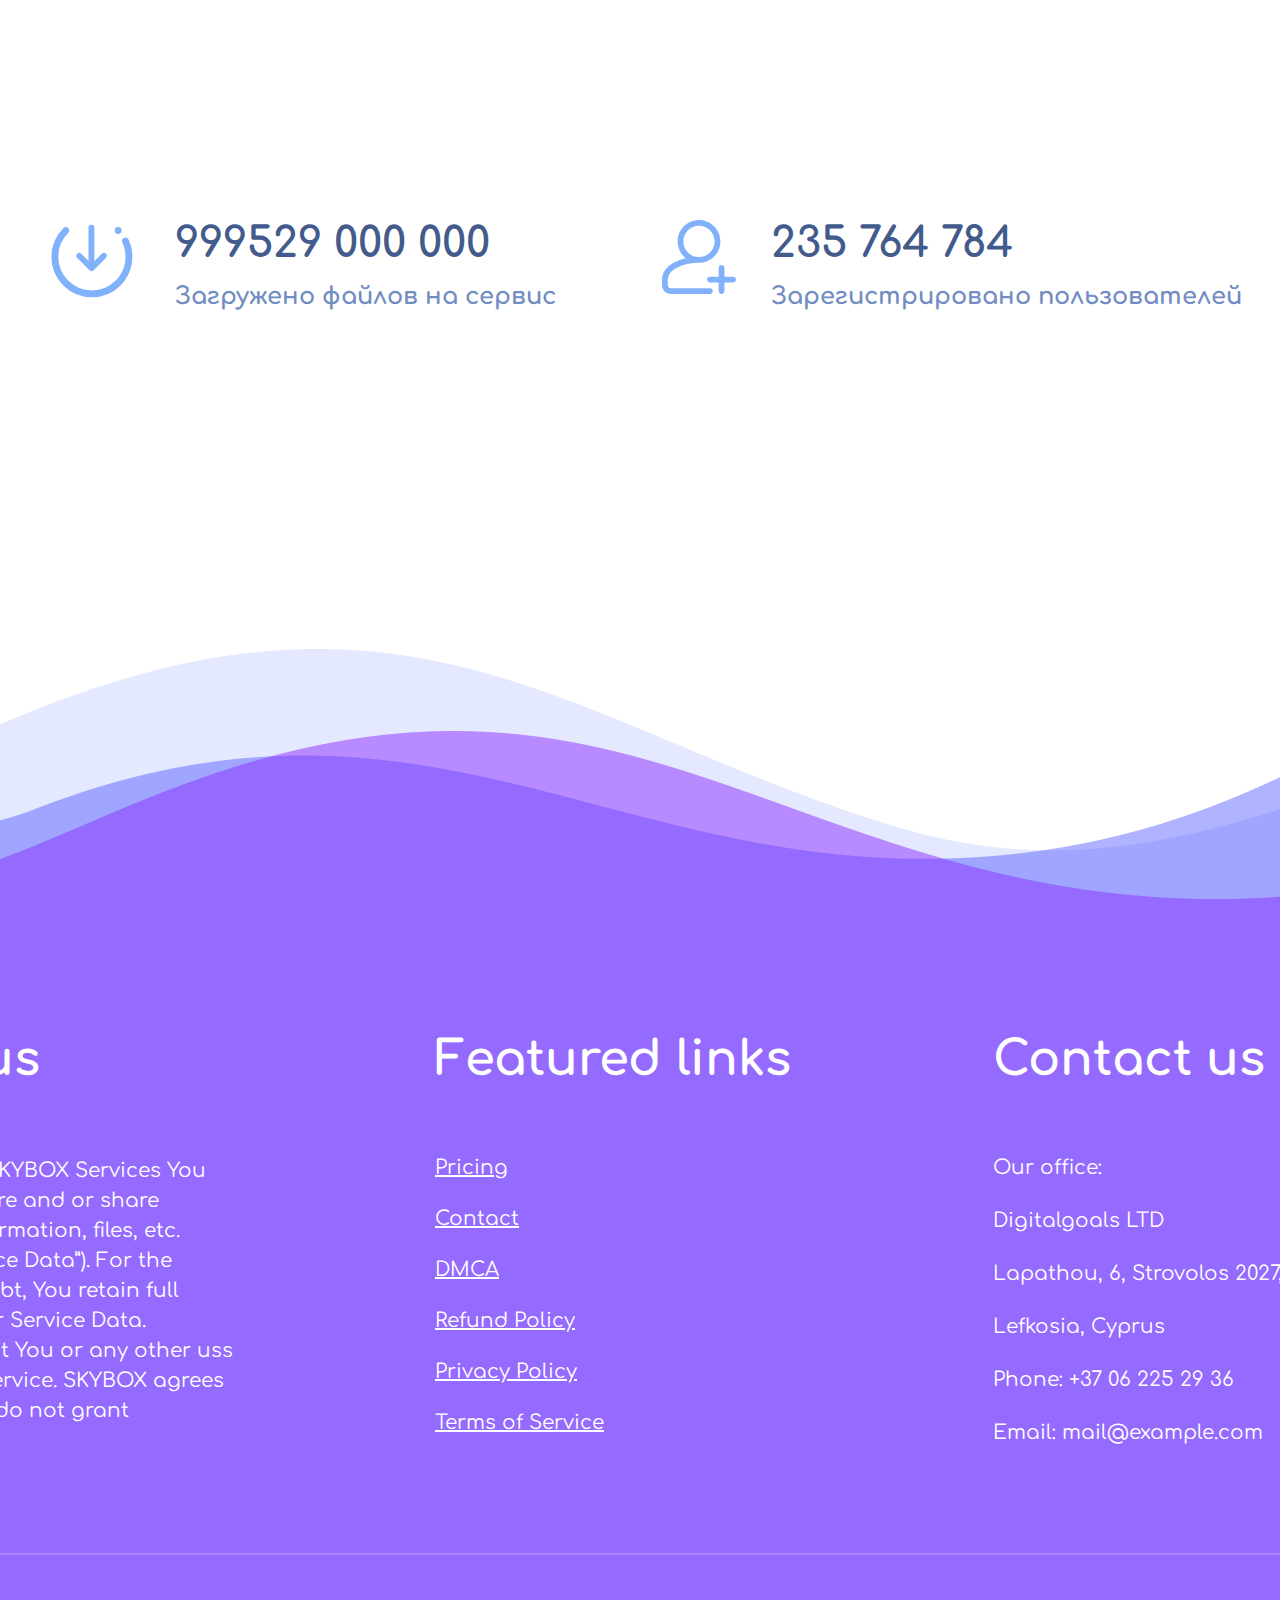
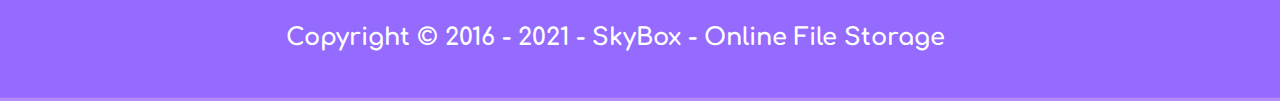
<file: Price.html>
<!DOCTYPE html>
<html lang="en">
<head>
    <meta charset="UTF-8">
    <meta http-equiv="X-UA-Compatible" content="IE=edge">
    <meta name="viewport" content="width=device-width, initial-scale=1.0">
    <!-- Название сайта -->
    <title>SKY-cloud</title>
    <!-- Подключение файла стилей для редактирования элементов -->
    <link rel="stylesheet" href="assets/css/style.css">
</head>
<!-- Тело сайта, разметка его элементов -->
<body class="PriceHTML ModalBody">
    <!-- Первая секция сайта, разметка её элементов -->
    <section class="Sec1">
        <!-- Шапка сайта, разметка её элементов -->
        <header>
            <div class="HeaderDiv">
                <a href="index.html"><p class="LogoName">skybox</p></a>
                <a href="index.html">Home</a>
                <a href="Price.html">Pricing</a>
                <a href="Contact.html">Contact</a>
                <div>
                    <a href="Login.html">login</a>
                    <a href="Register.html">sign up</a>
                </div>
            </div>
        </header>
        <!-- Контейнер первой секции сайта, разметка его элементов -->
        <div class="Sec1Div">

        </div>
    </section>
    <!-- Вторая секция сайта, разметка её элементов -->
    <section class="Sec2">
        <div class="Sec2Div">
            <h2 style="text-transform: uppercase; color: #3B668D; font-size: 72px; font-weight: 900; letter-spacing: 0.405em; margin-top: -80px;" class="Roboto">tariff plans</h2>
            <p class="Mont FirstPSec3">Online storage</p>
            <div class="RowSec3Div">
                <img src="assets/images/index/Sec3Bg.png" alt="error" style="margin-top: 50px; height: 854px;">
                <div style="width: 1600px; display: flex; justify-content: space-between; margin-left: -170px">
                    <div class="MemberShipFirstCard">
                        <img src="assets/images/index/FirstMembershipBg.png" alt="error" style="border-top-left-radius: 20px;" class="MemberShipTopFirst">
                        <h3 class="Comfort" style="font-size: 48px; font-weight: 700; color: #3B668D;">30 days</h3>
                        <h2 class="Comfort" style="color: #8572FF; font-size: 64px; font-weight: 400; margin-top: 30px;">$20.99</h2>
                        <img src="assets/images/index/SmallLineMembership.png" alt="error" style="width: 308px; height: 1px; align-self: center; margin: 117px 0 77px 0;">
                        <ul>
                            <li>1 Tb Free space</li>
                            <li>4 Tb Monthly space</li>
                            <li>100 Mbit Speed</li>
                            <li>3000 sessions</li>
                        </ul>
                        <a href="Register.html" class="Sec3Button">Sing Up</a>
                        <p class="MoneyBack">14-day money back guarantee</p>
                    </div>
                    <div class="MemberShipFirstCard">
                        <img src="assets/images/index/SecondMembershipBg.png" alt="error" style="border-top-left-radius: 20px;" class="MemberShipTopFirst MemberShipTopSecond">
                        <p class="Comfort" style="color: #40bf3d; font-size: 18px; font-weight: 400; margin-bottom: 13px; margin-top: -140px;">Most popular</p>
                        <h3 class="Comfort" style="font-size: 48px; font-weight: 700; color: #3B668D;">90 days</h3>
                        <h2 class="Comfort" style="color: #8572FF; font-size: 64px; font-weight: 400; margin-top: 30px;">$46.99</h2>
                        <img src="assets/images/index/SmallLineMembership.png" alt="error" style="width: 308px; height: 1px; align-self: center; margin: 117px 0 77px 0;">
                        <ul>
                            <li>1 Tb Free space</li>
                            <li>4 Tb Monthly space</li>
                            <li>100 Mbit Speed</li>
                            <li>3000 sessions</li>
                        </ul>
                        <a href="Register.html" class="Sec3Button">Sing Up</a>
                        <p class="MoneyBack">14-day money back guarantee</p>
                    </div>
                    <div class="MemberShipThirdCard">
                        <img src="assets/images/index/ThirdMembershipBg.png" alt="error" style="border-top-left-radius: 20px;" class="MemberShipTopThird">
                        <h3 class="Comfort" style="font-size: 48px; font-weight: 700; color: #3B668D; margin-top: -200px;">365 days</h3>
                        <h2 class="Comfort" style="color: #8572FF; font-size: 64px; font-weight: 400; margin-top: 30px;">$127.99</h2>
                        <img src="assets/images/index/SmallLineMembership.png" alt="error" style="width: 308px; height: 1px; align-self: center; margin: 117px 0 77px 0;">
                        <ul>
                            <li>1 Tb Free space</li>
                            <li>4 Tb Monthly space</li>
                            <li>100 Mbit Speed</li>
                            <li>3000 sessions</li>
                        </ul>
                        <a href="Register.html" class="Sec3Button">Sing Up</a>
                        <p class="MoneyBack">14-day money back guarantee</p>
                    </div>
                </div>
            </div>
        </div>
    </section>
    <!-- Третья секция сайта, разметка её элементов -->
    <section class="Sec4">
        <div class="Sec4Div">
            <div style="display: flex;">
                <div class="Icons">
                    <img src="assets/images/index/IconDownloaded.svg" alt="error" class="IconDownloaded">
                    <div>
                        <h3>999529 000 000</h3>
                        <p>Загружено файлов на сервис</p>
                    </div>
                </div>
                <div class="Icons">
                    <img src="assets/images/index/RegisteredUsers.svg" alt="error" class="Registered">
                    <div>
                        <h3>235 764 784</h3>
                        <p>Зарегистрировано пользователей</p>
                    </div>
                </div>
            </div>
        </div>
    </section>
    <!-- Подвал сайта, разметка её элементов -->
    <footer>
        <div class="ThreeFootersH2">
            <div>
                <h2 class="FooterH2">About us</h2>
                <p class="WhenUseSkyBox">When using the SKYBOX Services You may transmit, store and or share certain data, information, files, etc. (altogether “Service Data”). For the avoidance of doubt, You retain full ownership of Your Service Data. SKYBOX doea that You or any other uss while using the Service. SKYBOX agrees that these Terms do not grant</p>
            </div>
            <ul>
                <!-- Навигация в подвале сайта -->
                <li class="FooterH2">Featured links</li>
                <li><a href="Price.html">Pricing</a></li>
                <li><a href="Contact.html">Contact</a></li>
                <li><a href="#">DMCA</a></li>
                <li><a href="#">Refund Policy</a></li>
                <li><a href="#">Privacy Policy</a></li>
                <li><a href="#">Terms of Service</a></li>
            </ul>
            <div class="ContactUsFooter">
                <h2 class="FooterH2">Contact us</h2>
                <p>Our office:</p>
                <p>Digitalgoals LTD</p> 
                <p>Lapathou, 6, Strovolos 2027,</p> 
                <p>Lefkosia, Cyprus</p>
                <p>Phone: +37 06 225 29 36</p>
                <p>Email: mail@example.com</p> 
            </div>
        </div>
        <img src="assets/images/index/FooterLine.png" alt="error">
        <p class="Copyright">Copyright © 2016 - 2021 - SkyBox - Online File Storage</p>
    </footer>
</body>
</html>
</file>
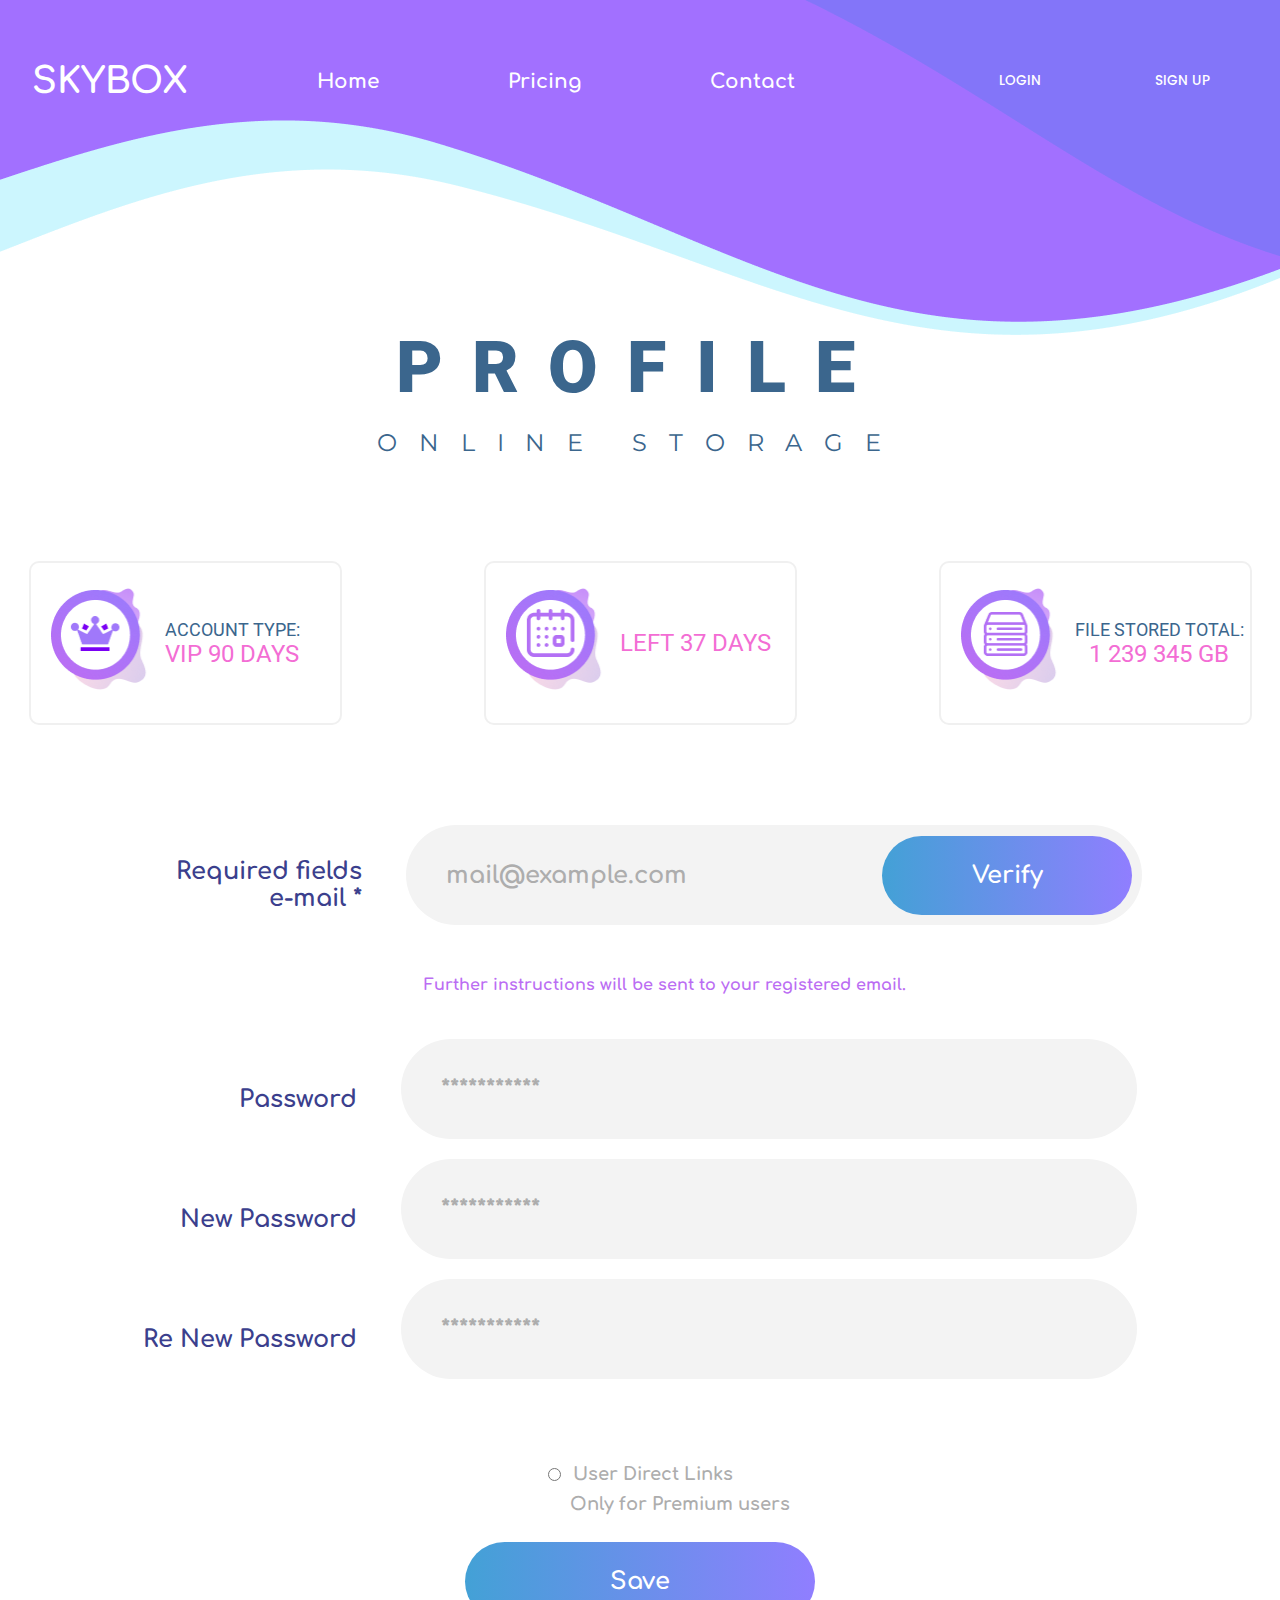
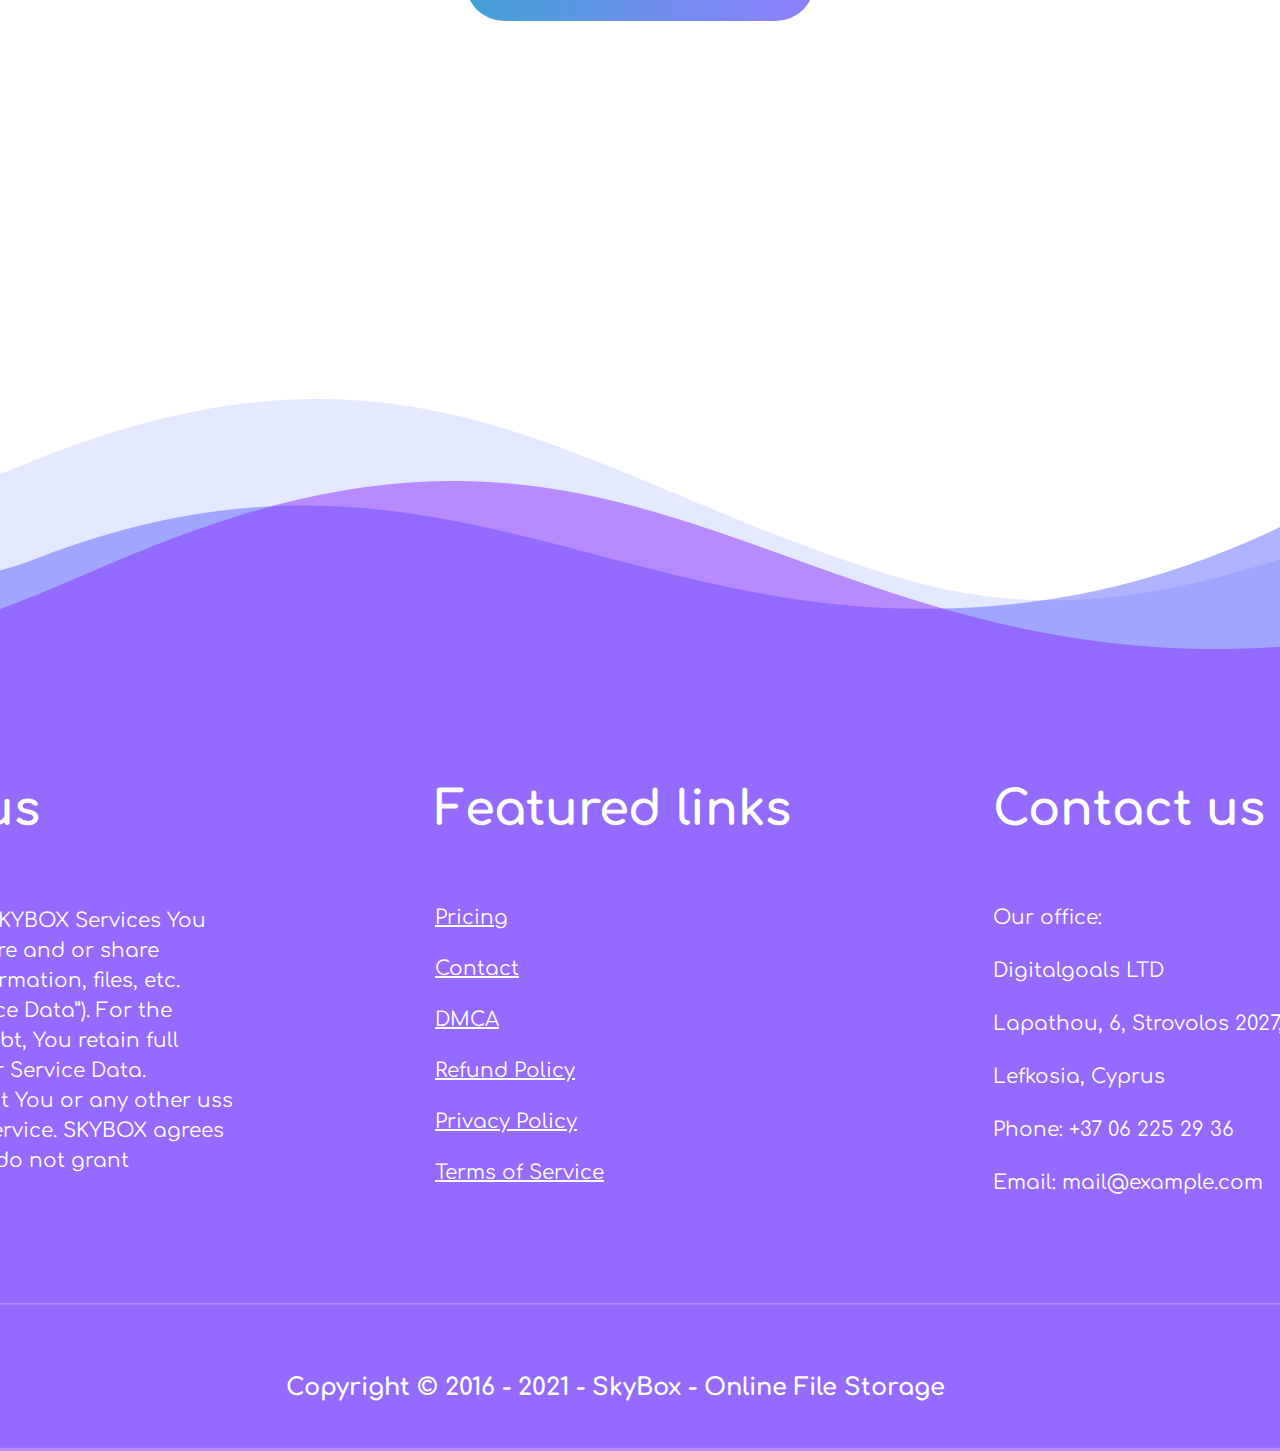
<file: Profile.html>
<!DOCTYPE html>
<html lang="en">
<head>
    <meta charset="UTF-8">
    <meta http-equiv="X-UA-Compatible" content="IE=edge">
    <meta name="viewport" content="width=device-width, initial-scale=1.0">
    <!-- Название сайта -->
    <title>SKY-cloud</title>
    <!-- Подключение файла стилей для редактирования элементов -->
    <link rel="stylesheet" href="assets/css/style.css">
</head>
<!-- Тело сайта, разметка его элементов -->
<body class="ProfileHTML ModalBody">
    <!-- Первая секция сайта, разметка её элементов -->
    <section class="Sec1">
        <!-- Шапка сайта, разметка её элементов -->
        <header>
            <div class="HeaderDiv">
                <a href="index.html"><p class="LogoName">skybox</p></a>
                <a href="index.html">Home</a>
                <a href="Price.html">Pricing</a>
                <a href="Contact.html">Contact</a>
                <div>
                    <a href="Login.html">login</a>
                    <a href="Register.html">sign up</a>
                </div>
            </div>
        </header>
        <!-- Контейнер первой секции сайта, разметка его элементов -->
        <div class="Sec1Div">
            <h2>profile</h2>
            <p class="Mont FirstPSec3">Online storage</p>
            <div class="AllProfileDivs">
                <div class="BorderDivProfile">
                    <img src="assets/images/Profile/Crown.png" alt="error">
                    <div>
                        <p class="BlueText">Account type:</p>
                        <p class="PinkText">VIP 90 days</p>
                    </div>
                </div>
                <div class="BorderDivProfile">
                    <img src="assets/images/Profile/Calendar.png" alt="error">
                    <div>
                        <p class="PinkText">left 37 days</p>
                    </div>
                </div>
                <div class="BorderDivProfile">
                    <img src="assets/images/Profile/Storage.png" alt="error">
                    <div>
                        <p class="BlueText">File stored total:</p>
                        <p class="PinkText">1 239 345 gb</p>
                    </div>
                </div>
            </div>
            <div>
                <p class="BeforeInputTextProfile">Required fields e-mail *</p>
                <input type="email" required placeholder="mail@example.com">
                <a href="#" class="VerifyButton">Verify</a>
            </div>
            <p class="InstructionsText">Further instructions will be sent to your registered email.</p>
            <div>
                <p class="BeforeInputTextProfile">Password</p>
                <input type="password" placeholder="***********" required>
            </div>
            <div>
                <p class="BeforeInputTextProfile">New Password</p>
                <input type="password" placeholder="***********" required>
            </div>
            <div>
                <p class="BeforeInputTextProfile">Re New Password</p>
                <input type="password" placeholder="***********" required>
            </div>
            <div style="margin-top: 65px;">
                <input type="radio">
                <p class="GrayText" style="margin-left: 12px;">User Direct Links</p>
            </div>
            <p class="GrayText" style="margin: 10px 0 28px 80px;">Only for Premium users</p>
            <a href="#" class="SaveProfileButton">Save</a>
        </div>
    </section>
    <!-- Подвал сайта, разметка его элементов -->
    <footer>
        <div class="ThreeFootersH2">
            <div>
                <h2 class="FooterH2">About us</h2>
                <p class="WhenUseSkyBox">When using the SKYBOX Services You may transmit, store and or share certain data, information, files, etc. (altogether “Service Data”). For the avoidance of doubt, You retain full ownership of Your Service Data. SKYBOX doea that You or any other uss while using the Service. SKYBOX agrees that these Terms do not grant</p>
            </div>
            <ul>
                <!-- Первая секция сайта, разметка её элементов -->
                <li class="FooterH2">Featured links</li>
                <li><a href="Price.html">Pricing</a></li>
                <li><a href="Contact.html">Contact</a></li>
                <li><a href="#">DMCA</a></li>
                <li><a href="#">Refund Policy</a></li>
                <li><a href="#">Privacy Policy</a></li>
                <li><a href="#">Terms of Service</a></li>
            </ul>
            <div class="ContactUsFooter">
                <h2 class="FooterH2">Contact us</h2>
                <p>Our office:</p>
                <p>Digitalgoals LTD</p> 
                <p>Lapathou, 6, Strovolos 2027,</p> 
                <p>Lefkosia, Cyprus</p>
                <p>Phone: +37 06 225 29 36</p>
                <p>Email: mail@example.com</p> 
            </div>
        </div>
        <img src="assets/images/index/FooterLine.png" alt="error">
        <p class="Copyright">Copyright © 2016 - 2021 - SkyBox - Online File Storage</p>
    </footer>   
</body>
</html>
</file>
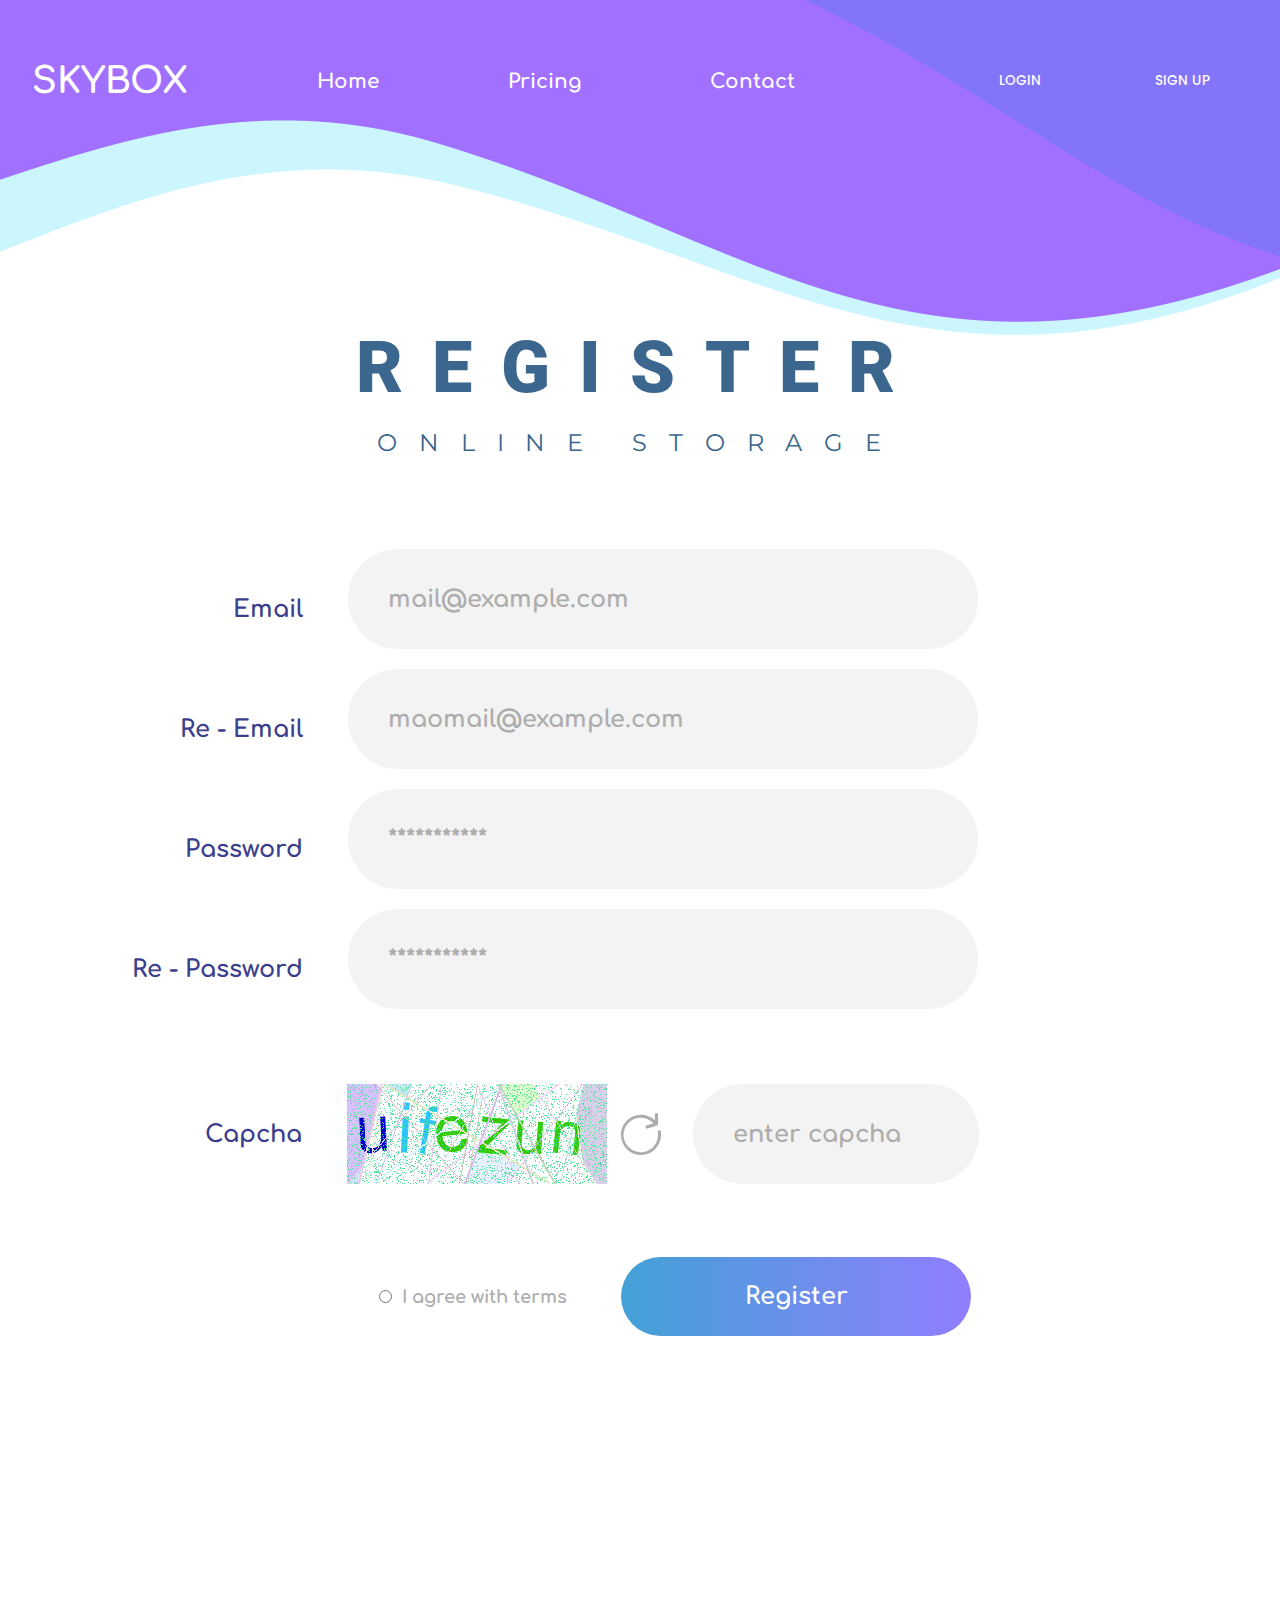
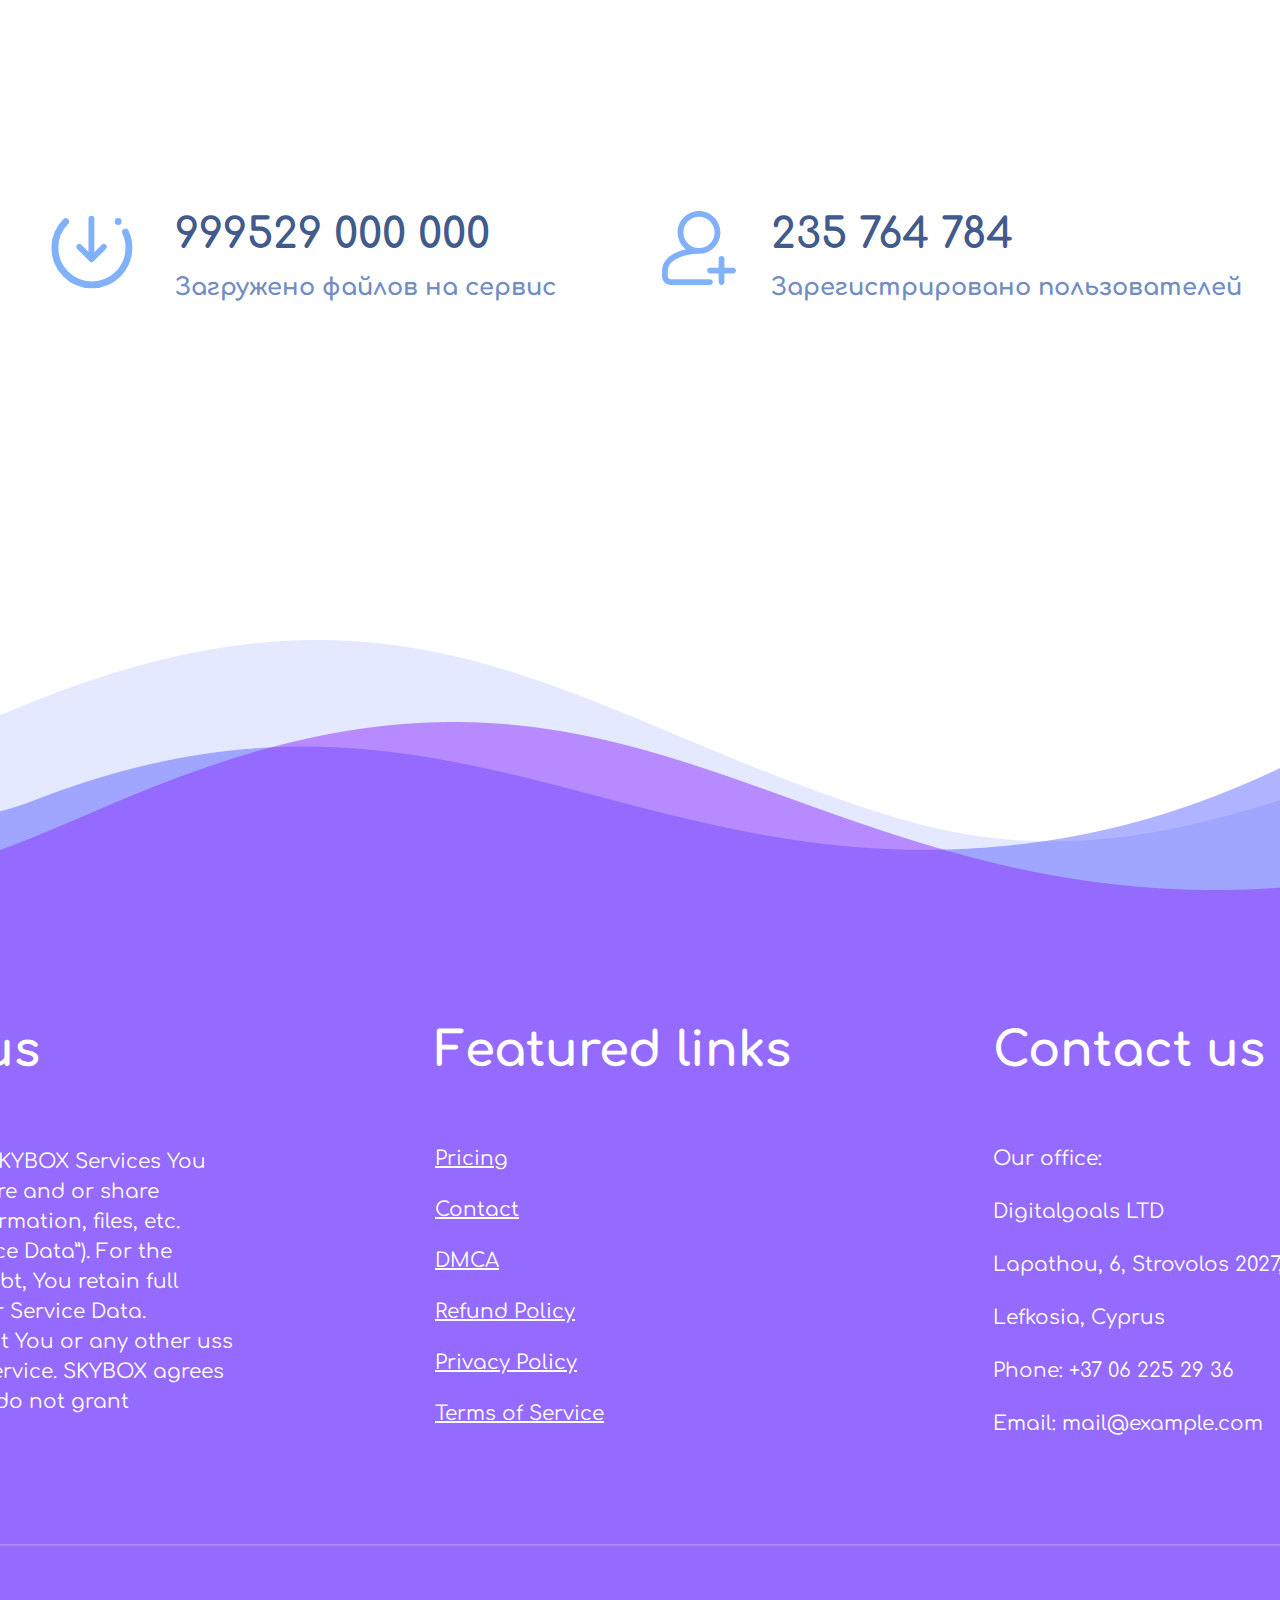
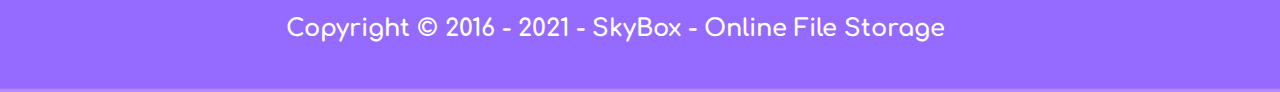
<file: Register.html>
<!DOCTYPE html>
<html lang="en">
<head>
    <meta charset="UTF-8">
    <meta http-equiv="X-UA-Compatible" content="IE=edge">
    <meta name="viewport" content="width=device-width, initial-scale=1.0">
    <!-- Название сайта -->
    <title>SKY-cloud</title>
    <!-- Подключение файла стилей для редактирования элементов -->
    <link rel="stylesheet" href="assets/css/style.css">
</head>
<!-- Тело сайта, разметка его элементов -->
<body class="RegisterHTML ModalBody">
    <!-- Первая секция сайта, разметка её элементов -->
    <section class="Sec1">
        <!-- Шапка сайта, разметка её элементов -->
        <header>
            <div class="HeaderDiv">
                <a href="index.html"><p class="LogoName">skybox</p></a>
                <a href="index.html">Home</a>
                <a href="Price.html">Pricing</a>
                <a href="Contact.html">Contact</a>
                <div>
                    <a href="Login.html">login</a>
                    <a href="Register.html">sign up</a>
                </div>
            </div>
        </header>
        <!-- Контейнер первой секции сайта, разметка его элементов -->
        <div class="Sec1Div">
            <h2>REgister</h2>
            <p class="Mont FirstPSec3">Online storage</p>
            <div class="NoRegisterDiv">
                <p>Email</p>
                <input type="email" required placeholder="mail@example.com">
            </div>
            <div class="NoRegisterDiv">
                <p>Re - Email</p>
                <input type="email" required placeholder="maomail@example.com">
            </div>
            <div class="NoRegisterDiv">
                <p>Password</p>
                <input type="password" required placeholder="***********">
            </div>
            <div class="NoRegisterDiv">
                <p>Re - Password</p>
                <input type="password" required placeholder="***********">
            </div>
            <div style="margin-top: 55px; margin-bottom: 73px;" class="NoRegisterDiv">
                <p>Capcha</p>
                <img src="assets/images/Register/Captcha.svg" alt="error">
                <img src="assets/images/Register/refresh.svg" alt="error" class="RefreshIng">
                <input type="text" placeholder="enter capcha" required>
            </div>
            <div class="RegisterDiv">
                <input type="radio">
                <p>I agree with terms</p>
                <a href="#" class="RegisterButton">Register</a>
            </div>
        </div>
    </section>
    <!-- Вторая секция сайта, разметка её элементов -->
    <section class="Sec4">
        <div class="Sec4Div">
            <div style="display: flex;">
                <div class="Icons">
                    <img src="assets/images/index/IconDownloaded.svg" alt="error" class="IconDownloaded">
                    <div>
                        <h3>999529 000 000</h3>
                        <p>Загружено файлов на сервис</p>
                    </div>
                </div>
                <div class="Icons">
                    <img src="assets/images/index/RegisteredUsers.svg" alt="error" class="Registered">
                    <div>
                        <h3>235 764 784</h3>
                        <p>Зарегистрировано пользователей</p>
                    </div>
                </div>
            </div>
        </div>
    </section>
    <!-- Подвал сайта, разметка его элементов -->
    <footer>
        <div class="ThreeFootersH2">
            <div>
                <h2 class="FooterH2">About us</h2>
                <p class="WhenUseSkyBox">When using the SKYBOX Services You may transmit, store and or share certain data, information, files, etc. (altogether “Service Data”). For the avoidance of doubt, You retain full ownership of Your Service Data. SKYBOX doea that You or any other uss while using the Service. SKYBOX agrees that these Terms do not grant</p>
            </div>
            <ul>
                <!-- Навигация по сайту в подвале -->
                <li class="FooterH2">Featured links</li>
                <li><a href="Price.html">Pricing</a></li>
                <li><a href="Contact.html">Contact</a></li>
                <li><a href="#">DMCA</a></li>
                <li><a href="#">Refund Policy</a></li>
                <li><a href="#">Privacy Policy</a></li>
                <li><a href="#">Terms of Service</a></li>
            </ul>
            <div class="ContactUsFooter">
                <h2 class="FooterH2">Contact us</h2>
                <p>Our office:</p>
                <p>Digitalgoals LTD</p> 
                <p>Lapathou, 6, Strovolos 2027,</p> 
                <p>Lefkosia, Cyprus</p>
                <p>Phone: +37 06 225 29 36</p>
                <p>Email: mail@example.com</p> 
            </div>
        </div>
        <img src="assets/images/index/FooterLine.png" alt="error">
        <p class="Copyright">Copyright © 2016 - 2021 - SkyBox - Online File Storage</p>
    </footer>
</body>
</html>
</file>
<file: assets/css/style.css>
/* --------------------------- Обнуление встроенных отступов --------------------------- */
*{
    margin: 0;
    padding: 0;
    box-sizing: border-box;
}
/* --------------------------- Подключение семьи шрифтов Comfortaa --------------------------- */
@font-face{
    font-family: "Comfortaa";
    src: url(../fonts/Comfortaa-Regular.ttf);
    font-weight: 400;
}
@font-face{
    font-family: "Comfortaa";
    src: url(../fonts/Comfortaa-Bold.ttf);
    font-weight: 700;
}
/* --------------------------- Подключение семьи шрифтов Montserrat --------------------------- */
@font-face{
    font-family: "Montserrat";
    src: url(../fonts/Montserrat-Regular.ttf);
    font-weight: 400;
}
@font-face{
    font-family: "Montserrat";
    src: url(../fonts/Montserrat-Medium.ttf);
    font-weight: 500;
}
@font-face{
    font-family: "Montserrat";
    src: url(../fonts/Montserrat-SemiBold.ttf);
    font-weight: 600;
}
@font-face{
    font-family: "Montserrat";
    src: url(../fonts/Montserrat-Bold.ttf);
    font-weight: 700;
}
/* --------------------------- Подключение семьи шрифтов Roboto --------------------------- */
@font-face{
    font-family: "Roboto";
    src: url(../fonts/Roboto-Black.ttf);
    font-weight: 900;
}
@font-face{
    font-family: "Roboto";
    src: url(../fonts/Roboto-Light.ttf);
    font-weight: 300;
}
@font-face{
    font-family: "Roboto";
    src: url(../fonts/Roboto-Medium.ttf);
    font-weight: 500;
}
@font-face{
    font-family: "Roboto";
    src: url(../fonts/Roboto-Regular.ttf);
    font-weight: 400;
}
/* --------------------------- Подключение семьи шрифтов Poppins --------------------------- */
@font-face{
    font-family: "Poppins";
    src: url(../fonts/Poppins-Medium.ttf);
    font-weight: 500;
}
/* --------------------------- Настройка общего тела сайта --------------------------- */
body{
    width: 100%;
    display: flex;
    flex-direction: column;
    align-items: center;
    overflow-x: hidden;
}
/* --------------------------- Классы для отдельных семей шрифтов --------------------------- */
.Mont{
    font-family: "Montserrat";
}
.Poppins{
    font-family: "Poppins";
}
.Roboto{
    font-family: "Roboto";
}
.Comfort{
    font-family: "Comfortaa";
}
/* --------------------------- Настройка общей шапки сайта, её элементов --------------------------- */
.ModalBody header{
    background-image: url(../images/Register/HeaderBgModalForms.png);
    height: 405px;
    width: 1920px;
}
.ModalBody header .HeaderDiv{
    display: flex;
    padding: 0 352px;
    justify-content: space-between;
    height: 162px;
    align-items: center;
}
.ModalBody header .HeaderDiv a{
    color: white;
}
.ModalBody header div a{
    transition: 0.35s all;
    color: white;
    font-family: "Comfortaa", sans-serif;
    font-weight: 700;
    font-size: 20px;
}
.ModalBody header div div a{
    text-transform: uppercase;
    display: flex;
    width: 132px;
    height: 39px;
    align-items: center;
    justify-content: center;
    margin-left: 30px;
    border-radius: 30px;
    font-family: "Poppins", sans-serif;
    transition: 0.55s all;
    font-size: 13.5px;
    font-weight: 500;
}
.ModalBody header div div{
    display: flex;
}
.ModalBody header div div a:hover{
    background-color: white;
    color: #bb6df3;
}
/* --------------------------- Настройка общего подвала сайта, его элементов --------------------------- */
footer{
    height: 1086px;
    width: 1920px;
    background-image: url(../images/index/FooterBg.png);
    padding: 418px 185px 0 135px;
    font-family: "Comfortaa", sans-serif;
    color: white;
    text-align: center;
}
footer .ThreeFootersH2{
    display: flex;
    justify-content: space-between;
    margin-right: 132px;
    text-align: left;
}
footer .FooterH2{
    font-weight: 700;
    font-size: 48px;
    margin-bottom: 70px;
}
footer .WhenUseSkyBox{
    width: 418px;
    line-height: 150%;
    font-weight: 400;
    font-size: 20px;
}
footer ul{
    display: flex;
    flex-direction: column;
}
footer ul li{
    list-style-type: none;
    margin-bottom: 28px;
}
footer ul a{
    text-decoration: underline;
    color: white;
    font-weight: 400;
    font-size: 20px;
    display: flex;
    transition: 0.5s all;
}
footer ul a:hover{
    transform: scale(1.08);
    color: #43A1D6;
}
footer .ContactUsFooter p{
    font-weight: 400;
    font-size: 20px;
    margin-bottom: 30px;
}
footer img{
    margin-top: 79px;
    margin-bottom: 65px;
}
footer .Copyright{
    font-size: 24px;
    font-weight: 700;
}
/* ---------------------------------------------------------------------- Index.html ---------------------------------------------------------------------- */

/* --------------------------- Настройка первой секции страницы index.html, ее элементов --------------------------- */
.IndexHTML header{
    width: 1920px;
    height: 162px;
    display: flex;
    padding: 0 352px;
    justify-content: space-between;
}
.IndexHTML header a{
    transition: 0.35s all;
    color: white;
    font-family: "Comfortaa", sans-serif;
    font-weight: 700;
    font-size: 20px;
}
.IndexHTML header div a{
    text-transform: uppercase;
    display: flex;
    width: 132px;
    height: 39px;
    align-items: center;
    justify-content: center;
    margin-left: 30px;
    border-radius: 30px;
    font-family: "Poppins", sans-serif;
    transition: 0.55s all;
    font-size: 13.5px;
    font-weight: 500;
}
.IndexHTML header div{
    display: flex;
}
.IndexHTML header div a:hover{
    background-color: white;
    color: #bb6df3;
}
.IndexHTML header{
    align-items: center;
}
.IndexHTML .Sec1{
    background: url(../images/index/Sec1Bg.png) no-repeat center center / cover;
}
.IndexHTML .Sec1Div{
    height: 890px;
    width: 1920px;
}
.LogoName{
    text-transform: uppercase;
    font-family: "Comfortaa", sans-serif;
    font-size: 36px;
    font-weight: 700;
    color: white;
    display: flex;
}
a{
    text-decoration: none;
}
a:hover{
    transform: scale(1.08);
}
.IndexHTML .Sec1Div{
    padding: 128px 0 0 352px;
}
.IndexHTML .Sec1Div .Button{
    width: 308px;
    height: 79px;
    background: url(../images/index/ButtonSec1.png) no-repeat center center / cover;
    display: flex;
    align-items: center;
    color: white;
    justify-content: center;
    font-weight: 700;
    line-height: 26.76px;
    font-size: 24px;
    font-family: "Comfortaa", sans-serif;
}
.IndexHTML .Sec1Div h2{
    font-size: 72px;
    font-weight: 900;
    color: #3b668d;
    text-transform: uppercase;
    width: 507px;
    line-height: 97%;
    margin-bottom: 9px;
}
.IndexHTML .Sec1Div .MoreInfo:hover{
    transform: scale(1.1);
}
.IndexHTML .Sec1Div a{
    transition: 0.5s all;
}
/* --------------------------- Настройка второй секции сайта, ее элементов --------------------------- */
.IndexHTML .Sec2Div{
    display: flex;
    height: 1167px;
    width: 1920px;
    padding-top: 60px;
}
.IndexHTML .Sec2Div div img{
    margin-right: 25px;
    width: 93px;
    height: 90px;
}
.IndexHTML .Sec2Div div div{
    margin-bottom: 40px;
}
.IndexHTML .Sec2Div div div h4{
    margin-top: 7px;
    width: 441px;
}
.IndexHTML .Sec2Div div div p{
    color: #2b4964;
    line-height: 150%;
    font-size: 18px;
}
/* --------------------------- Настройка третьей секции сайта, ее элементов --------------------------- */
.IndexHTML .Sec3Div{
    text-align: center;
    height: 1279px;
    width: 1920px;
}
.IndexHTML .Sec3Div h2{
    margin-bottom: 23px;
}
.IndexHTML .Sec3Div .FirstPSec3{
    color: #79788f;
    font-size: 30px;
    font-weight: 400;
    margin-bottom: 20px;
}
.IndexHTML .Sec3Div div div .MemberShipFirstCard{
    transition: 0.3s all;
    border-radius: 20px;
    background-color: white;
    width: 450px;
    height: 808px;
    display: flex;
    flex-direction: column;
    justify-content: left;
}
.IndexHTML .RowSec3Div{
    display: flex;
    margin-top: 76px;
}
.IndexHTML .Sec3Div div div div:hover{
    filter: drop-shadow(0px 13px 27px rgba(0, 0, 0, 0.1));
    cursor: pointer;
    height: 1002px;
    width: 620px;
}

.IndexHTML .Sec3Div div div ul li{
    font-family: "Comfortaa", sans-serif;
    font-size: 24px;
    font-weight: 400;
    color: #567796;
    list-style-type: none;
    text-align: left;
    display: flex;
    flex-direction: row;
    justify-content: space-between;
    margin-bottom: 47px;
}
.IndexHTML .Sec3Div div div ul li::after{
    content: url(../images/index/check.svg);
    width: 20px;
    height: 17px;
}
.IndexHTML .Sec3Div div div ul{
    align-self: center;
    width: 308px;
}
.IndexHTML .Sec3Div div div .Sec3Button{
    width: 0.5px;
    height: 0.5px;
    color: transparent;
    background-color: transparent;
    transition: 0.4s all;
}
.IndexHTML .Sec3Div div div .MoneyBack{
    font-size: 0.5px;
    color: transparent;
    transition: 0.4s all;
}
.IndexHTML .Sec3Div div div div:hover .Sec3Button{
    width: 308px;
    height: 79px;
    color: white;
    background: linear-gradient(90deg, #43A1D6 0%, #907EFF 100%);
    border-radius: 62px;
    font-family: "Comfortaa", sans-serif;
    font-size: 24px;
    font-weight: 700;
    align-self: center;
    display: flex;
    align-items: center;
    justify-content: center;
}
.IndexHTML .Sec3Div div div div:hover .MemberShipTopFirst{
    width: 450px;
}

.IndexHTML .Sec3Div div div div .MemberShipTopFirst{
    width: 291px;
    transition: 0.4s all;
    height: 140px;
}
.IndexHTML .Sec3Div div div div .MemberShipTopSecond{
    width: 457px;
    transition: 0.4s all;
    height: 247px;
}
.IndexHTML .Sec3Div div div div:hover .MoneyBack{
    font-size: 18px;
    font-weight: 400;
    color: #567796;
    font-family: "Comfortaa", sans-serif;
    margin-top: 47px;
}
.IndexHTML .Sec3Div .MemberShipThirdCard{
    transition: 0.3s all;
    border-radius: 20px;
    background-color: white;
    width: 450px;
    height: 808px;
    display: flex;
    flex-direction: column;
    justify-content: right;
}
.IndexHTML .Sec3Div div div div:hover .MemberShipTopThird{
    height: 351px;
}
.MemberShipTopThird{
    height: 351px;
}
/* --------------------------- Настройка четвертой секции сайта, ее элементов --------------------------- */
.Sec4Div{
    width: 1920px;
    height: 261px;
    background: url(../images/index/Sec4Bg.png);
    margin-top: 200px;
    display: flex;
    justify-content: center;
    margin-bottom: 150px;
}
.Sec4Div .Icons{
    display: flex;
}
.Sec4Div .Icons .IconDownloaded{
    width: 106px;
    height: 106px;
    margin-right: 30px;
}
.Sec4Div .Icons .Registered{
    width: 74px;
    height: 74px;
    margin: 16px 35px 0 106px;
}
.Sec4Div .Icons p{
    font-family: "Comfortaa", sans-serif;
    font-size: 24px;
    font-weight: 700;
    margin-top: 16px;
    color: #718dc2;
}
.Sec4Div .Icons h3{
    font-family: "Comfortaa", sans-serif;
    font-size: 42px;
    font-weight: 700;
    margin-top: 16px;
    color: #425B8C;
}
.Sec4Div .Icons img{
    animation: scaling;
    animation-duration: 1.5s; 
    animation-iteration-count: infinite;
}
@keyframes scaling {
    0%{
        transform: scale(1);
    }
    50%{
        transform: scale(1.3);
    }
    100%{
        transform: scale(1);
    }
}
/* ---------------------------------------------------------------------- Contact.html ---------------------------------------------------------------------- */

/* --------------------------- Настройка первой секции сайта, ее элементов --------------------------- */
.ContactHTML{
    text-align: center;
}
.ContactHTML .Sec1Div{
    margin-top: -85px;
    height: 1044px;
    width: 1920px;
}
.ContactHTML .Sec1Div h2{
    font-size: 72px;
    color: #3b668d;
    letter-spacing: 0.405em;
    font-weight: 900;
    font-family: "Roboto", sans-serif;
    text-transform: uppercase;
}
.ContactHTML .Sec1Div p{
    letter-spacing: 0.905em;
    text-transform: uppercase;
    font-weight: 400;
    font-size: 24px;
    line-height: 150%;
    font-family: "Montserrat", sans-serif;
    margin-top: 15px;
    margin-bottom: 85px;
    color: #3b668d;
}
/* --------------------------- Настройка второй секции сайта, ее элементов --------------------------- */
.ContactHTML .Sec2Div{
    width: 1920px;
    height: 1000px;
    background: url(../images/contact/Sec2BgContact.png) no-repeat center center / cover;
    display: flex;
    flex-direction: column;
    justify-content: center;
    padding-top: 145px;
    font-family: "Comfortaa", sans-serif;
}
.ContactHTML .DropUsAline{
    font-size: 72px;
    color: #3b668d;
    font-weight: 700;
    line-height: 80px;
    margin-bottom: 29px;
}
.ContactHTML .Sec2Lorem{
    font-size: 30px;
    color: #79788f;
    font-weight: 400;
    margin-bottom: 79px;
}
.ContactHTML .EmailContactHtml{
    width: 630px;
    height: 100px;
    background-color: #f3f3f3;
    border-radius: 61px;
    color: #adadad;
    font-size: 24px;
    font-weight: 700;
    padding-left: 57px;
    outline: none;
    border: 0px;
    margin-bottom: 20px;
}
.ContactHTML .NameContactHtml{
    width: 630px;
    height: 100px;
    background-color: #f3f3f3;
    border-radius: 61px;
    color: #adadad;
    font-size: 24px;
    font-weight: 700;
    padding-left: 57px;
    outline: none;
    border: 0px;
    margin-bottom: 20px;
}
.ContactHTML .NameContactHtml::-webkit-input-placeholder{
    color: #adadad;
    font-size: 24px;
    font-weight: 700;
}
.ContactHTML .EmailContactHtml::-webkit-input-placeholder{
    color: #adadad;
    font-size: 24px;
    font-weight: 700;
}
.ContactHTML .BeforeInputP{
    color: #3b3f8d;
    font-size: 24px;
    font-weight: 700;
    margin-right: 45px;
}
.ContactHTML .Sec2Div div{
    display: flex;
    align-items: center;
    align-self: center;
}
.ContactHTML .Sec2Div textarea{
    width: 749px;
    height: 273px;
    align-self: center;
    padding: 30px;
    outline: none;
    border-radius: 50px;
    background-color: #f3f3f3;
    color: #adadad;
    font-size: 24px;
    font-weight: 700;
    resize: none;
    border: 0px;
    margin-bottom: 20px;
}
.ContactHTML .Sec2Div textarea::-webkit-input-placeholder{
    color: #adadad;
}
.ContactHTML .Sec2Div div a{
    background: linear-gradient(90deg, #43A1D6 0%, #907EFF 100%);
    border-radius: 62px;
    width: 250px;
    height: 79px;
    display: flex;
    align-items: center;
    justify-content: center;
    color: white;
    font-size: 24px;
    font-weight: 700;
    transition: 0.5s all;
    margin-left: 155px;
}
.ContactHTML .Sec2Div div .WeDont{
    font-size: 18px;
    font-weight: 700;
    color: #adadad;
}
/* ---------------------------------------------------------------------- FAQ.html ---------------------------------------------------------------------- */

/* --------------------------- Настройка первой секции сайта, ее элементов --------------------------- */
.FAQHTML .Sec1Div{
    height: 1545px;
    width: 1920px;
    background: url(../images/FAQ/BackGroundN.png) no-repeat;
    margin-top: -160px;
    display: flex;
    flex-direction: column;
    align-items: center;
    text-align: center;
}
.FAQHTML .Sec1Div .DivWithMinus{
    text-align: left;
    display: flex;
    width: 1200px;
    height: 87px;
    align-items: center;
    padding: 0 40px 0 54px;
    justify-content: space-between;
    margin-bottom: 13px;
}
.FAQHTML .Sec1Div .DivWithMinus h5{
    font-weight: 700;
    font-size: 30px;
    font-family: "Comfortaa", sans-serif;
    color: #46637e; 
}
.FAQHTML .Sec1Div .B2E3{
    background: linear-gradient(90deg, #B2E3FF 0%, #DFBFFF 100%);
}
.FAQHTML .Sec1Div .B2E4{
    background: linear-gradient(90deg, #B2E4FF 0%, #DFBFFF 100%);
    border-bottom-left-radius: 15px;
    border-bottom-right-radius: 15px;
}
.FAQHTML .Sec1Div .FirstPSec3{
    color: #3b668d;
    font-size: 24px;
    font-weight: 400;
    line-height: 150%;
    text-transform: uppercase;
    letter-spacing: 0.905em;
    margin: 15px 0 124px 0;
}
.FAQHTML .Sec1Div h2{
    text-transform: uppercase;
    color: #3B668D; 
    font-size: 72px; 
    font-weight: 900; 
    letter-spacing: 0.405em; 
    font-family: "Roboto", sans-serif;
    margin-top: 80px;
}
.FAQHTML .PlusMinusDiv{
    background: url(../images/FAQ/Plus.png) no-repeat center center / cover;
    width: 31px;
    height: 31px;
}
.FAQHTML .AllTheQuestion{
    display: flex;
    flex-direction: column;
}
.FAQHTML .AllTheQuestion:hover .Answer{
    width: 1103px;
    margin: 40px auto;
    text-align: left;
    font-size: 20px;
    font-family: "Comfortaa", sans-serif;
    font-weight: 400;
    color: #878787;
    transition: 0.5s all;
}
.FAQHTML .AllTheQuestion:hover .DivWithMinus{
    background: linear-gradient(90deg, #B1E3FF 0%, #DFBEFF 100%);
    cursor: pointer;
    border-top-left-radius: 15px;
    border-top-right-radius: 15px;
    border-bottom-left-radius: 0;
    border-bottom-right-radius: 0;
    transition: 0.5s all;
}
.FAQHTML .AllTheQuestion:hover .PlusMinusDiv{
    background: url(../images/FAQ/Minus.png) no-repeat center center / cover;
    width: 31px;
    height: 2px;
}
.FAQHTML .Answer{
    text-align: left;
    font-size: 0.5px;
    margin: 0 auto;
    width: 1103px;
    font-family: "Comfortaa", sans-serif;
    color: transparent;
    transition: 0.5s all;
}
/* ---------------------------------------------------------------------- Login.html ---------------------------------------------------------------------- */

/* --------------------------- Настройка первой секции сайта, ее элементов --------------------------- */
.LoginHTML .Sec1Div{
    height: 1310px;
    width: 1920px;
    background: url(../images/Login/BackGroundN.png) no-repeat;
    margin-top: -160px;
    display: flex;
    flex-direction: column;
    align-items: center;
    text-align: center;
}
.LoginHTML .Sec1Div h2{
    text-transform: uppercase;
    color: #3B668D; 
    font-size: 72px; 
    font-weight: 900; 
    letter-spacing: 0.405em; 
    font-family: "Roboto", sans-serif;
    margin-top: 80px;
}
.LoginHTML .Sec1Div .FirstPSec3{
    color: #3b668d;
    font-size: 24px;
    font-weight: 400;
    line-height: 150%;
    text-transform: uppercase;
    letter-spacing: 0.905em;
    margin: 15px 0 88px 0;
}
.LoginHTML .Sec1Div input{
    width: 630px;
    height: 100px;
    border: 0px;
    border-radius: 61px;
    background-color: #f3f3f3;
    outline: none;
    color: #adadad;
    font-size: 24px;
    font-weight: 700;
    font-family: "Comfortaa", sans-serif;
    margin-bottom: 37px;
    padding-left: 40px;
}
.LoginHTML .Sec1Div input::-webkit-input-placeholder{
    color: #adadad;
    font-size: 24px;
    font-weight: 700;
    font-family: "Comfortaa", sans-serif;
}
.LoginHTML .Sec1Div div p{
    width: 118px;
    margin-right: 45px;
    color: #3b3f8d;
    font-size: 24px;
    font-weight: 700;
    text-align: right;
    margin-left: -118px;
}
.LoginHTML .Sec1Div div{
    display: flex;
    align-items: center;
    font-family: "Comfortaa", sans-serif;
}
.LoginHTML .Sec1Div .LoginButton{
    background: linear-gradient(90deg, #43A1D6 0%, #907EFF 100%);
    border-radius: 62px;
    color: white;
    font-size: 24px;
    font-weight: 700;
    font-family: "Comfortaa", sans-serif;
    display: flex;
    justify-content: center;
    align-items: center;
    width: 350px;
    height: 79px;
    margin-top: 21px;
    transition: 0.5s all;
    margin-bottom: 35px;
}
.LoginHTML .ForgetPassword{
    font-weight: 700;
    font-size: 18px;
    display: flex;
    color: #adadad;
    font-family: "Comfortaa", sans-serif;
    transition: 0.5s all;
}
/* ---------------------------------------------------------------------- Price.html ---------------------------------------------------------------------- */

/* --------------------------- Настройка первой секции сайта, ее элементов --------------------------- */
.PriceHTML .Sec2Div{
    text-align: center;
    height: 1279px;
    width: 1920px;
}
.PriceHTML .Sec2Div h2{
    margin-bottom: 23px;
}
.PriceHTML .Sec2Div .FirstPSec3{
    color: #3b668d;
    font-size: 24px;
    font-weight: 400;
    line-height: 150%;
    text-transform: uppercase;
    letter-spacing: 0.905em;
}
.PriceHTML .Sec2Div div div .MemberShipFirstCard{
    transition: 0.3s all;
    border-radius: 20px;
    background-color: white;
    width: 450px;
    height: 808px;
    display: flex;
    flex-direction: column;
    justify-content: left;
}
.PriceHTML .RowSec3Div{
    display: flex;
    margin-top: 156px;
}
.PriceHTML .Sec2Div div div div:hover{
    filter: drop-shadow(0px 13px 27px rgba(0, 0, 0, 0.1));
    cursor: pointer;
    height: 1002px;
    width: 620px;
}
.PriceHTML .Sec2Div div div ul li{
    font-family: "Comfortaa", sans-serif;
    font-size: 24px;
    font-weight: 400;
    color: #567796;
    list-style-type: none;
    text-align: left;
    display: flex;
    flex-direction: row;
    justify-content: space-between;
    margin-bottom: 47px;
}
.PriceHTML .Sec2Div div div ul li::after{
    content: url(../images/index/check.svg);
    width: 20px;
    height: 17px;
}
.PriceHTML .Sec2Div div div ul{
    align-self: center;
    width: 308px;
}
.PriceHTML .Sec2Div div div .Sec3Button{
    width: 0.5px;
    height: 0.5px;
    color: transparent;
    background-color: transparent;
    transition: 0.4s all;
}
.PriceHTML .Sec2Div div div .MoneyBack{
    font-size: 0.5px;
    color: transparent;
    transition: 0.4s all;
}
.PriceHTML .Sec2Div div div div:hover .Sec3Button{
    width: 308px;
    height: 79px;
    color: white;
    background: linear-gradient(90deg, #43A1D6 0%, #907EFF 100%);
    border-radius: 62px;
    font-family: "Comfortaa", sans-serif;
    font-size: 24px;
    font-weight: 700;
    align-self: center;
    display: flex;
    align-items: center;
    justify-content: center;
}
.PriceHTML .Sec2Div div div div:hover .MemberShipTopFirst{
    width: 450px;
}
.PriceHTML .Sec2Div div div div .MemberShipTopFirst{
    width: 291px;
    transition: 0.4s all;
    height: 140px;
}
.PriceHTML .Sec2Div div div div .MemberShipTopSecond{
    width: 457px;
    transition: 0.4s all;
    height: 247px;
}
.PriceHTML .Sec2Div div div div:hover .MoneyBack{
    font-size: 18px;
    font-weight: 400;
    color: #567796;
    font-family: "Comfortaa", sans-serif;
    margin-top: 47px;
}
.PriceHTML .Sec2Div .MemberShipThirdCard{
    transition: 0.3s all;
    border-radius: 20px;
    background-color: white;
    width: 450px;
    height: 808px;
    display: flex;
    flex-direction: column;
    justify-content: right;
}
.PriceHTML .Sec2Div div div div:hover .MemberShipTopThird{
    height: 351px;
}
.PriceHTML .MemberShipTopThird{
    height: 351px;
}
/* ---------------------------------------------------------------------- Profile.html ---------------------------------------------------------------------- */

/* --------------------------- Настройка первой секции сайта, ее элементов --------------------------- */
.ProfileHTML .Sec1Div{
    width: 1920px;
    height: 1720px;
    background: url(../images/Profile/BackGroundN.png) no-repeat;
    margin-top: -160px;
    display: flex;
    flex-direction: column;
    align-items: center;
    text-align: center;
}
.ProfileHTML .Sec1Div div .BorderDivProfile{
    display: flex;
    width: 313px;
    height: 164px;
    background: #FFFFFF;
    border: 2px solid #F0F0F0;
    border-radius: 10px;
    align-items: center;
    margin: 0 71px; 
}
.ProfileHTML .Sec1Div div{
    display: flex;
    align-items: center;
}
.ProfileHTML .Sec1Div .AllProfileDivs{
    display: flex;
    flex-wrap: wrap;
    margin: 100px -71px;
}
.ProfileHTML .PinkText{
    font-weight: 400;
    font-size: 24px;
    color: #f36dd4;
    text-transform: uppercase;
    font-family: "Roboto", sans-serif;
}
.ProfileHTML .BlueText{
    font-weight: 400;
    font-size: 18px;
    color: #3b668d;
    text-transform: uppercase;
    font-family: "Roboto", sans-serif;
}
.ProfileHTML .Sec1Div div img{
    width: 114px;
    height: 124px;
    margin-left: 20px;
}
.ProfileHTML .Sec1Div div div div{
    display: flex;
    flex-direction: column;
}
.ProfileHTML .Sec1Div h2{
    text-transform: uppercase;
    color: #3B668D; 
    font-size: 72px; 
    font-weight: 900; 
    letter-spacing: 0.405em; 
    font-family: "Roboto", sans-serif;
    margin-top: 80px;
}
.ProfileHTML .Sec1Div .FirstPSec3{
    color: #3b668d;
    font-size: 24px;
    font-weight: 400;
    line-height: 150%;
    text-transform: uppercase;
    letter-spacing: 0.905em;
    margin-top: 15px;
}
.ProfileHTML .Sec1Div input[type="email"]{
    width: 736px;
    height: 100px;
    margin-bottom: 20px;
    border: 0px;
    outline: none;
    background-color: #f3f3f3;
    color: #adadad;
    font-size: 24px;
    font-weight: 700; 
    border-radius: 61px;
    padding-left: 40px;
    padding-right: 260px;
    font-family: "Comfortaa", sans-serif;
}
.ProfileHTML .Sec1Div input[type="password"]{
    width: 736px;
    height: 100px;
    margin-bottom: 20px;
    border: 0px;
    outline: none;
    background-color: #f3f3f3;
    color: #adadad;
    font-size: 24px;
    font-weight: 700; 
    border-radius: 61px;
    padding-left: 40px;
    font-family: "Comfortaa", sans-serif;
}
.ProfileHTML .Sec1Div input[type="password"]::-webkit-input-placeholder{
    color: #adadad;
    font-size: 24px;
    font-weight: 700; 
    font-family: "Comfortaa", sans-serif;
}
.ProfileHTML .Sec1Div input[type="email"]::-webkit-input-placeholder{
    color: #adadad;
    font-size: 24px;
    font-weight: 700; 
    font-family: "Comfortaa", sans-serif;
}
.ProfileHTML .VerifyButton{
    background: linear-gradient(90deg, #43A1D6 0%, #907EFF 100%);
    border-radius: 62px;
    margin-left: -260px;
    color: white;
    font-size: 24px;
    font-weight: 700;
    font-family: "Comfortaa", sans-serif;
    display: flex;
    justify-content: center;
    align-items: center;
    width: 250px;
    height: 79px;
    margin-top: -20px;
    transition: 0.5s all;
}
.ProfileHTML .BeforeInputTextProfile{
    width: 214px;
    text-align: right;
    color: #3b3f8d;
    font-size: 24px;
    font-weight: 700;
    font-family: "Comfortaa", sans-serif;
    margin-right: 44px;
}
.ProfileHTML .InstructionsText{
    color: #bb6df3;
    font-size: 16px;
    font-weight: 700;
    font-family: "Comfortaa", sans-serif;
    margin: 31px 0 45px 50px;
}
.ProfileHTML .SaveProfileButton{
    background: linear-gradient(90deg, #43A1D6 0%, #907EFF 100%);
    border-radius: 62px;
    color: white;
    font-size: 24px;
    font-weight: 700;
    font-family: "Comfortaa", sans-serif;
    display: flex;
    justify-content: center;
    align-items: center;
    width: 350px;
    height: 79px;
    transition: 0.5s all;
}
.ProfileHTML .GrayText{
    font-weight: 700;
    color: #adadad;
    font-size: 18px;
    font-family: "Comfortaa", sans-serif;
}
/* ---------------------------------------------------------------------- Register.html ---------------------------------------------------------------------- */
.RegisterHTML .Sec1Div{
    width: 1920px;
    height: 1350px;
    background: url(../images/Register/BackGroundN.png) no-repeat;
    display: flex;
    align-items: center;
    flex-direction: column;
    margin-top: -160px;
}
.RegisterHTML .Sec1Div .NoRegisterDiv{
    display: flex;
    align-items: center;
    margin-left: -175px;
}
.RegisterHTML .Sec1Div h2{
    text-transform: uppercase;
    color: #3B668D; 
    font-size: 72px; 
    font-weight: 900; 
    letter-spacing: 0.405em; 
    font-family: "Roboto", sans-serif;
    margin-top: 80px;
}
.RegisterHTML .Sec1Div .FirstPSec3{
    color: #3b668d;
    font-size: 24px;
    font-weight: 400;
    line-height: 150%;
    text-transform: uppercase;
    letter-spacing: 0.905em;
    margin-top: 15px;
    margin-bottom: 88px;
}
.RegisterHTML .Sec1Div input[type="email"]{
    width: 630px;
    height: 100px;
    margin-bottom: 20px;
    border: 0px;
    outline: none;
    background-color: #f3f3f3;
    color: #adadad;
    font-size: 24px;
    font-weight: 700; 
    border-radius: 61px;
    padding-left: 40px;
    padding-right: 260px;
    font-family: "Comfortaa", sans-serif;
}
.RegisterHTML .Sec1Div input[type="password"]{
    width: 630px;
    height: 100px;
    margin-bottom: 20px;
    border: 0px;
    outline: none;
    background-color: #f3f3f3;
    color: #adadad;
    font-size: 24px;
    font-weight: 700; 
    border-radius: 61px;
    padding-left: 40px;
    font-family: "Comfortaa", sans-serif;
}
.RegisterHTML .Sec1Div input[type="password"]::-webkit-input-placeholder{
    color: #adadad;
    font-size: 24px;
    font-weight: 700; 
    font-family: "Comfortaa", sans-serif;
}
.RegisterHTML .Sec1Div input[type="email"]::-webkit-input-placeholder{
    color: #adadad;
    font-size: 24px;
    font-weight: 700; 
    font-family: "Comfortaa", sans-serif;
}
.RegisterHTML .Sec1Div .NoRegisterDiv p{
    width: 175px;
    color: #3b3f8d;
    font-family: "Comfortaa", sans-serif;
    text-align: right;
    font-weight: 700;
    font-size: 24px;
    margin-right: 45px;
}
.RegisterHTML .Sec1Div .RefreshIng{
    width: 42px;
    height: 42px;
    margin-left: 13px;
    display: flex;
    animation: rotating 2s infinite;
}
@keyframes rotating {
    0%{
        transform: rotate(0deg);
    }
    100%{
        transform: rotate(360deg);
    }
}
.RegisterHTML .Sec1Div .RefreshIng:hover{
    cursor: pointer;
}
.RegisterHTML .Sec1Div input[type="text"]{
    width: 286px;
    height: 100px;
    margin-left: 31px;
    border: 0px;
    outline: none;
    background-color: #f3f3f3;
    color: #adadad;
    font-size: 24px;
    font-weight: 700; 
    border-radius: 61px;
    padding-left: 40px;
    font-family: "Comfortaa", sans-serif;
}
.RegisterHTML .Sec1Div input[type="text"]::-webkit-input-placeholder{
    color: #adadad;
    font-size: 24px;
    font-weight: 700; 
    font-family: "Comfortaa", sans-serif;
}
.RegisterHTML .RegisterButton{
    width: 350px;
    height: 79px;
    background: linear-gradient(90deg, #43A1D6 0%, #907EFF 100%);
    border-radius: 62px;
    color: white;
    font-family: "Comfortaa", sans-serif;
    font-weight: 700;
    font-size: 24px;
    display: flex;
    justify-content: center;
    align-items: center;
    transition: 0.5s all;
}
.RegisterHTML .RegisterDiv p{
    margin-left: 10px;
    margin-right: 54px;
    color: #adadad;
    font-size: 18px;
    font-weight: 700;
    font-family: "Comfortaa", sans-serif;
}
.RegisterHTML .RegisterDiv{
    display: flex;
    align-items: center;
    margin-left: 70px;
}
</file>
